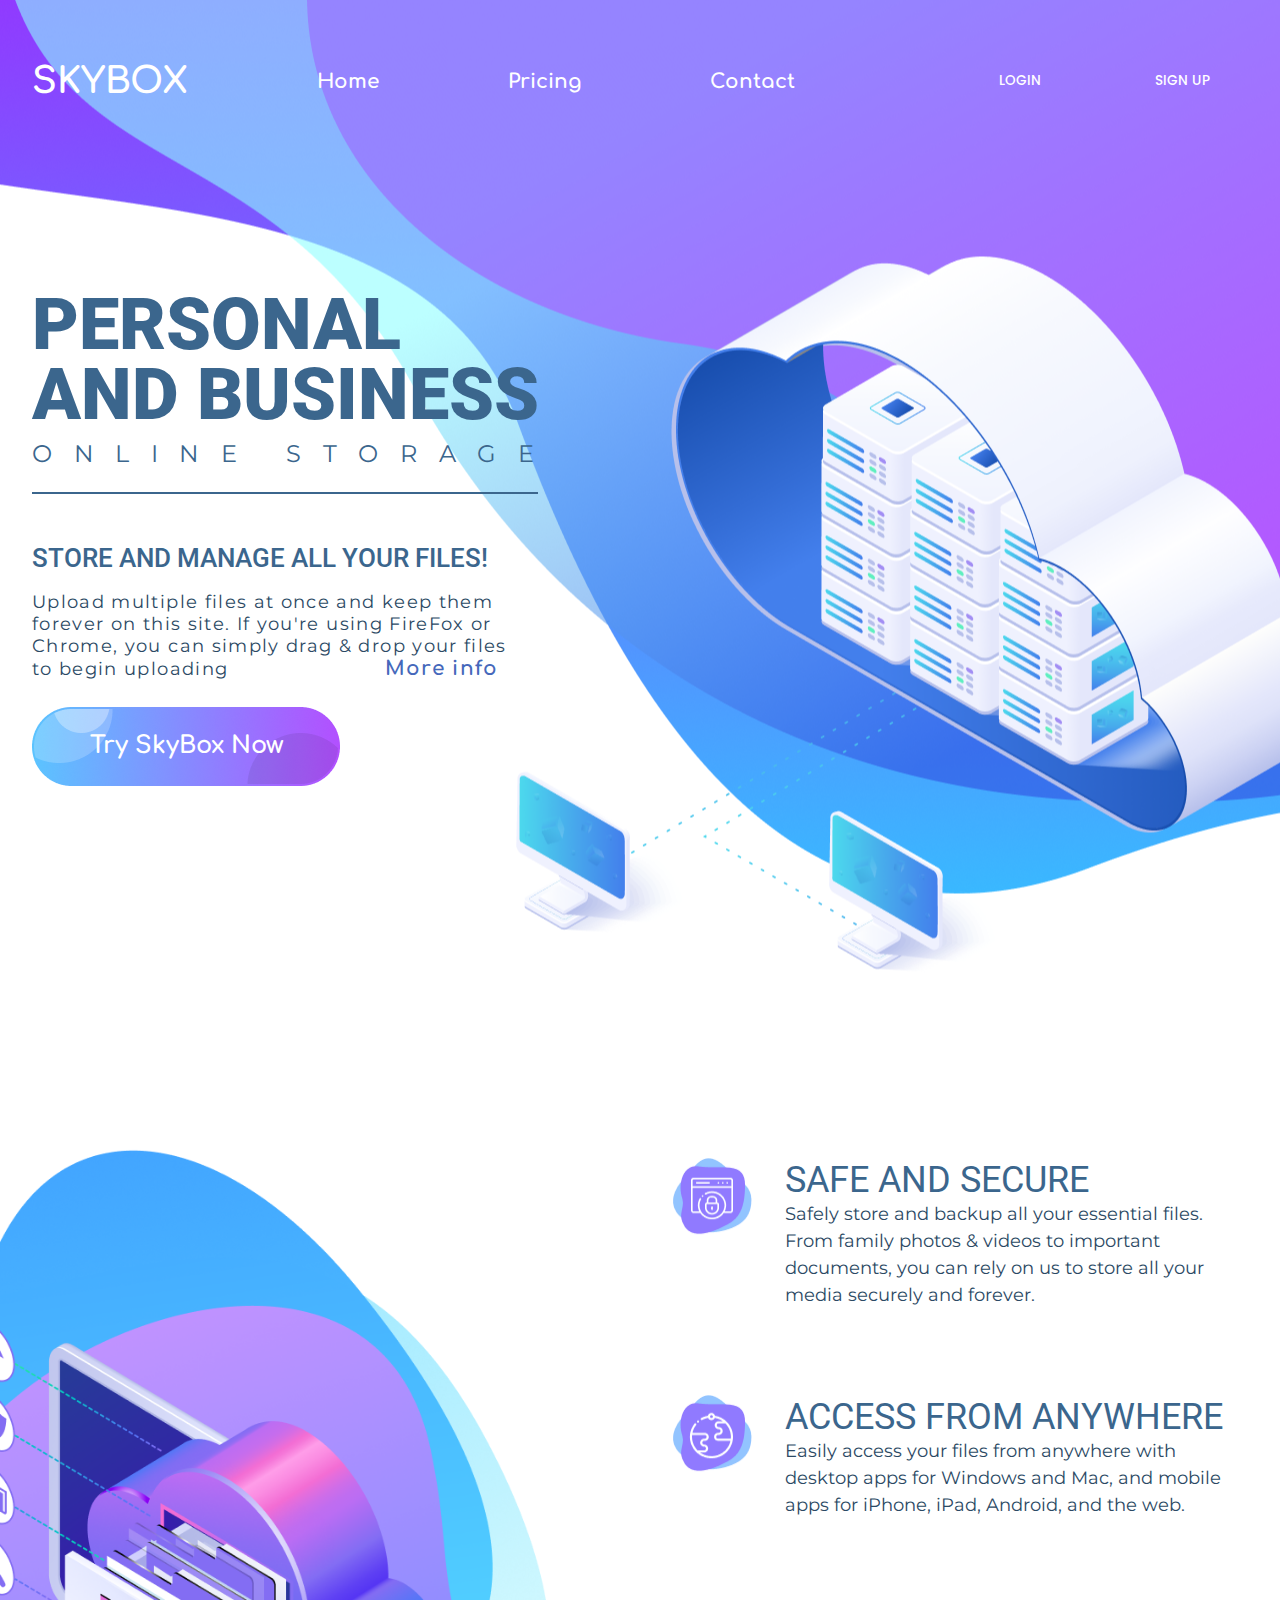
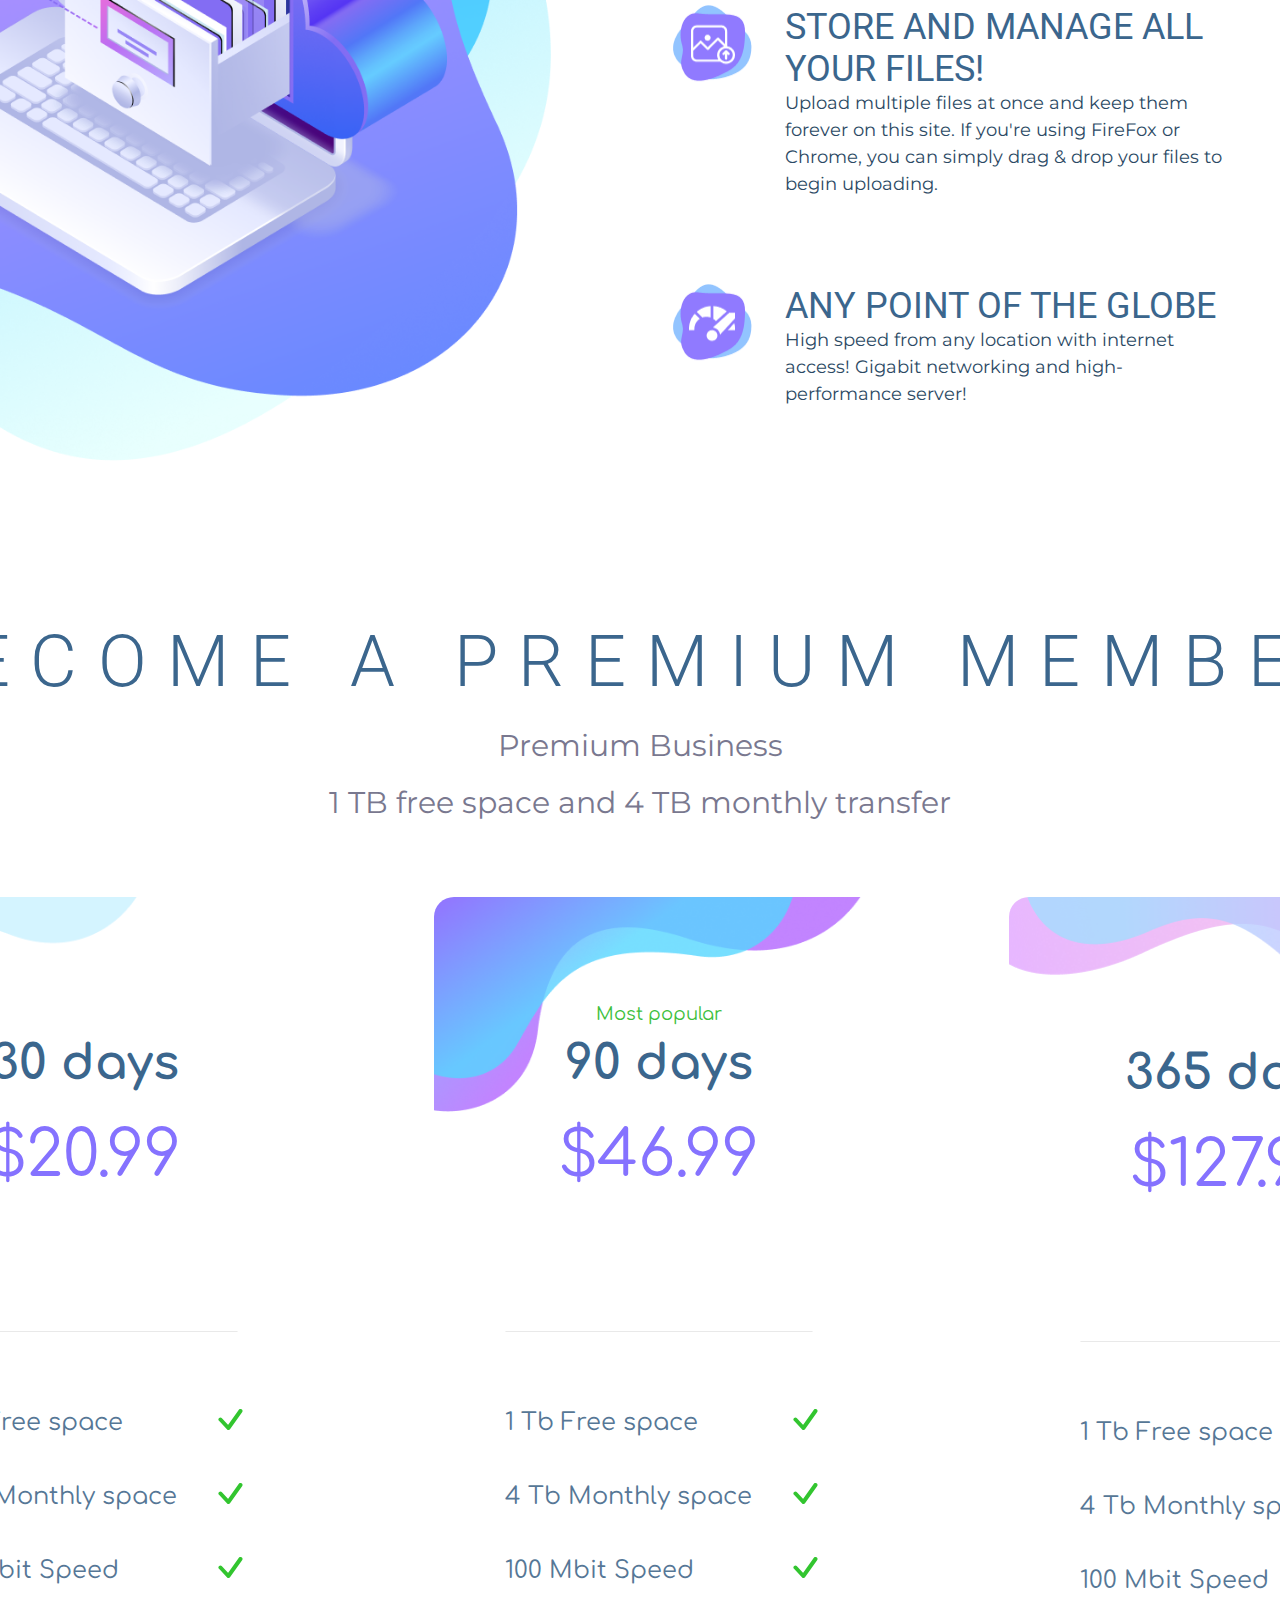
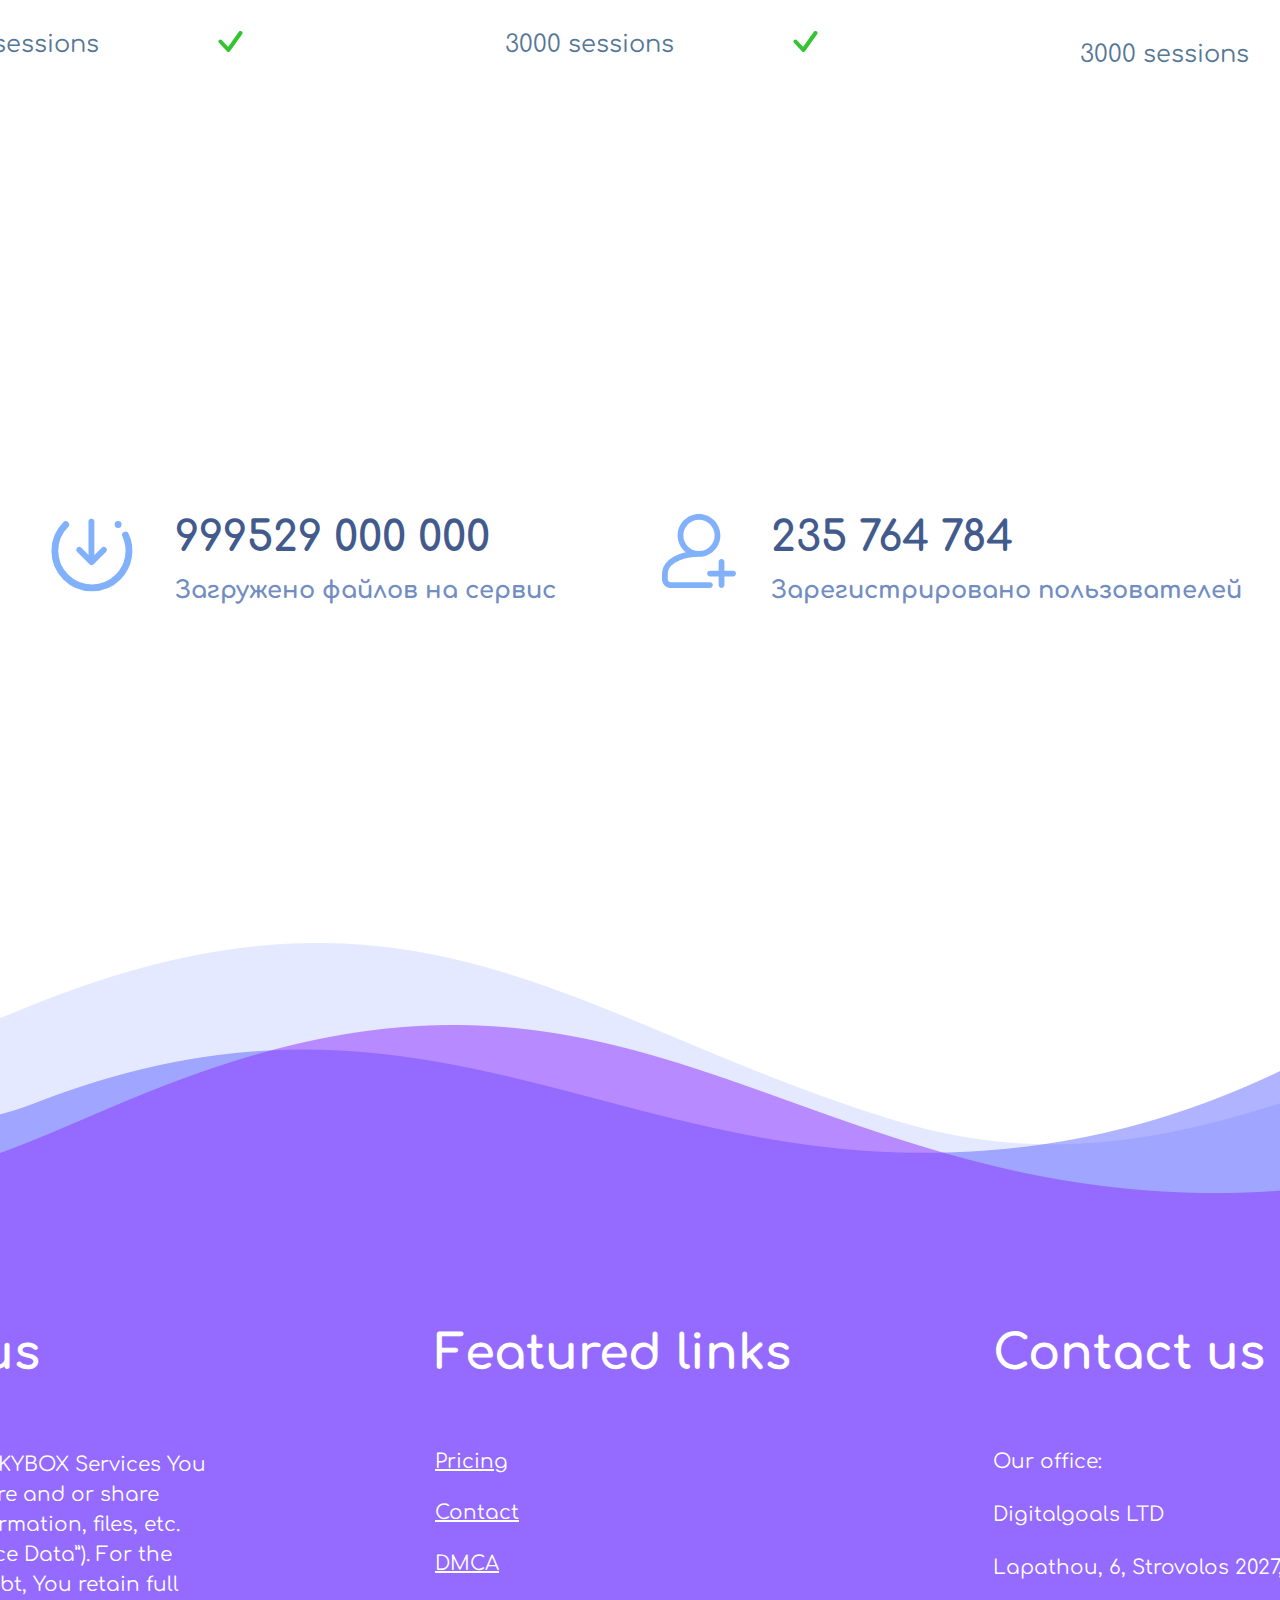
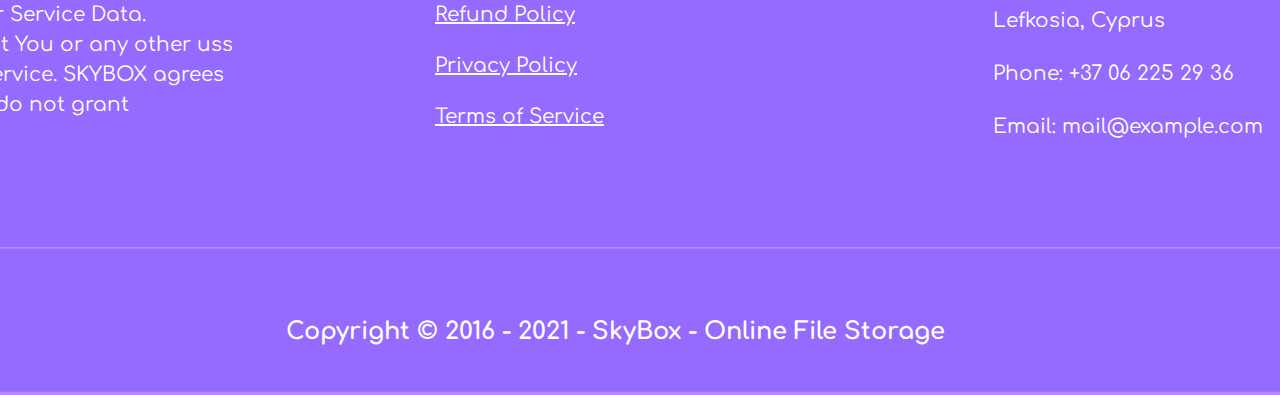
<file: index.html>
<!DOCTYPE html>
<html lang="en">
<head>
    <meta charset="UTF-8">
    <meta http-equiv="X-UA-Compatible" content="IE=edge">
    <meta name="viewport" content="width=device-width, initial-scale=1.0">
    <!-- Название сайта -->
    <title>SKY-cloud</title>
    <!-- Подключение файла стилей для настройки элементов -->
    <link rel="stylesheet" href="assets/css/style.css">
</head>
<!-- Тело сайта -->
<body class="IndexHTML">
    <!-- Первая секция сайта, разметка её элементов -->
    <section class="Sec1">
        <!-- Шапка сайта, разметка её элементов -->
        <header>
            <a href="index.html"><p class="LogoName">skybox</p></a>
            <a href="index.html">Home</a>
            <a href="Price.html">Pricing</a>
            <a href="Contact.html">Contact</a>
            <div>
                <a href="Login.html">login</a>
                <a href="Register.html">sign up</a>
            </div>
        </header>
        <!-- Контейнер первой секции сайта, разметка его элементов -->
        <div class="Sec1Div">
            <h2 class="Roboto">Personal and Business</h2>
            <p class="Mont" style="text-transform: uppercase; letter-spacing: 0.9em; color: #3B668D; font-weight: 400; font-size: 24px; margin-bottom: 12px;">Online storage</p>
            <img src="assets/images/index/LineSec1.png" alt="error">
            <p class="Roboto" style="text-transform: uppercase; color:#3B668D; font-size: 26px; font-weight: 500; line-height: 156%; margin-top: 40px; margin-bottom: 13px;">STORE AND MANAGE ALL YOUR Files!</p>
            <p class="Mont" style="width: 484px; font-size: 18px; color: #2b4964; font-weight: 400; letter-spacing: 0.075em; margin-bottom: 27px;">Upload multiple files at once and keep them forever on this site. If you're using FireFox or Chrome, you can simply drag & drop your files to begin uploading <a href="FAQ.html" style="margin-left: 150px; color: #4568bb; font-size: 20px; font-weight: 700;" class="Comfort MoreInfo">More info</a></p>
            <a href="Register.html" class="Button">Try SkyBox Now</a>
        </div>
    </section>
    <!-- Вторая секция сайта, разметка её элементов -->
    <section class="Sec2">
        <div class="Sec2Div">
            <img src="assets/images/index/Sec2Bg.png" alt="error" style="margin-left: 50px; width: 937px; height: 1028px;">
            <div>
                <div style="display: flex; margin-top: 40px;">
                    <img src="assets/images/index/SafeAndSecureIcon.png" alt="error">
                    <div>
                        <h4 style="text-transform: uppercase; font-size: 36px; color: #3B668D; font-weight: 400;" class="Roboto">SAFE AND SECURE</h4>
                        <p class="Mont" style="width: 421px;">Safely store and backup all your essential files. From family photos & videos to important documents, you can rely on us to store all your media securely and forever.</p>
                    </div>
                </div>
                <div style="display: flex;">
                    <img src="assets/images/index/AccessFromAnywhere.png" alt="error">
                    <div>
                        <h4 style="text-transform: uppercase; font-size: 36px; color: #3B668D; font-weight: 400;" class="Roboto">Access from anywhere</h4>
                        <p class="Mont" style="width: 438px;">Easily access your files from anywhere with desktop apps for Windows and Mac, and mobile apps for iPhone, iPad, Android, and the web.</p>
                    </div>
                </div>
                <div style="display: flex;">
                    <img src="assets/images/index/StoreAndManage.png" alt="error">
                    <div>
                        <h4 style="text-transform: uppercase; font-size: 36px; color: #3B668D; font-weight: 400;" class="Roboto">STORE AND MANAGE ALL YOUR FILES!</h4>
                        <p class="Mont" style="width: 438px;">Upload multiple files at once and keep them forever on this site. If you're using FireFox or Chrome, you can simply drag & drop your files to begin uploading.</p>
                    </div>
                </div>
                <div style="display: flex;">
                    <img src="assets/images/index/AnyPointGlobe.png" alt="error">
                    <div>
                        <h4 style="text-transform: uppercase; font-size: 36px; color: #3B668D; font-weight: 400;" class="Roboto">Any point of the globe</h4>
                        <p class="Mont" style="width: 396px;">High speed from any location with internet access! Gigabit networking and high-performance server!</p>
                    </div>
                </div>
            </div>
        </div>
    </section>
    <!-- Третья секция сайта, разметка её элементов -->
    <section class="Sec3">
        <div class="Sec3Div">
            <h2 style="text-transform: uppercase; color: #3B668D; font-size: 72px; font-weight: 300; letter-spacing: 0.285em;" class="Roboto">Become a PREMIUM MEMBER</h2>
            <p class="Mont FirstPSec3">Premium Business</p>
            <p class="Mont FirstPSec3">1 TB free space and 4 TB monthly transfer</p>
            <div class="RowSec3Div">
                <img src="assets/images/index/Sec3Bg.png" alt="error" style="margin-top: 50px; height: 854px;">
                <div style="width: 1600px; display: flex; justify-content: space-between; margin-left: -170px">
                    <div class="MemberShipFirstCard">
                        <img src="assets/images/index/FirstMembershipBg.png" alt="error" style="border-top-left-radius: 20px;" class="MemberShipTopFirst">
                        <h3 class="Comfort" style="font-size: 48px; font-weight: 700; color: #3B668D;">30 days</h3>
                        <h2 class="Comfort" style="color: #8572FF; font-size: 64px; font-weight: 400; margin-top: 30px;">$20.99</h2>
                        <img src="assets/images/index/SmallLineMembership.png" alt="error" style="width: 308px; height: 1px; align-self: center; margin: 117px 0 77px 0;">
                        <ul>
                            <li>1 Tb Free space</li>
                            <li>4 Tb Monthly space</li>
                            <li>100 Mbit Speed</li>
                            <li>3000 sessions</li>
                        </ul>
                        <a href="Register.html" class="Sec3Button">Sing Up</a>
                        <p class="MoneyBack">14-day money back guarantee</p>
                    </div>
                    <div class="MemberShipFirstCard">
                        <img src="assets/images/index/SecondMembershipBg.png" alt="error" style="border-top-left-radius: 20px;" class="MemberShipTopFirst MemberShipTopSecond">
                        <p class="Comfort" style="color: #40bf3d; font-size: 18px; font-weight: 400; margin-bottom: 13px; margin-top: -140px;">Most popular</p>
                        <h3 class="Comfort" style="font-size: 48px; font-weight: 700; color: #3B668D;">90 days</h3>
                        <h2 class="Comfort" style="color: #8572FF; font-size: 64px; font-weight: 400; margin-top: 30px;">$46.99</h2>
                        <img src="assets/images/index/SmallLineMembership.png" alt="error" style="width: 308px; height: 1px; align-self: center; margin: 117px 0 77px 0;">
                        <ul>
                            <li>1 Tb Free space</li>
                            <li>4 Tb Monthly space</li>
                            <li>100 Mbit Speed</li>
                            <li>3000 sessions</li>
                        </ul>
                        <a href="Register.html" class="Sec3Button">Sing Up</a>
                        <p class="MoneyBack">14-day money back guarantee</p>
                    </div>
                    <div class="MemberShipThirdCard">
                        <img src="assets/images/index/ThirdMembershipBg.png" alt="error" style="border-top-left-radius: 20px;" class="MemberShipTopThird">
                        <h3 class="Comfort" style="font-size: 48px; font-weight: 700; color: #3B668D; margin-top: -200px;">365 days</h3>
                        <h2 class="Comfort" style="color: #8572FF; font-size: 64px; font-weight: 400; margin-top: 30px;">$127.99</h2>
                        <img src="assets/images/index/SmallLineMembership.png" alt="error" style="width: 308px; height: 1px; align-self: center; margin: 117px 0 77px 0;">
                        <ul>
                            <li>1 Tb Free space</li>
                            <li>4 Tb Monthly space</li>
                            <li>100 Mbit Speed</li>
                            <li>3000 sessions</li>
                        </ul>
                        <a href="Register.html" class="Sec3Button">Sing Up</a>
                        <p class="MoneyBack">14-day money back guarantee</p>
                    </div>
                </div>
            </div>
        </div>
    </section>
    <!-- Четвёртая секция сайта, разметка её элементов -->
    <section class="Sec4">
        <div class="Sec4Div">
            <div style="display: flex;">
                <div class="Icons">
                    <img src="assets/images/index/IconDownloaded.svg" alt="error" class="IconDownloaded">
                    <div>
                        <h3>999529 000 000</h3>
                        <p>Загружено файлов на сервис</p>
                    </div>
                </div>
                <div class="Icons">
                    <img src="assets/images/index/RegisteredUsers.svg" alt="error" class="Registered">
                    <div>
                        <h3>235 764 784</h3>
                        <p>Зарегистрировано пользователей</p>
                    </div>
                </div>
            </div>
        </div>
    </section>
    <!-- Подвал сайта, разметка его элементов -->
    <footer>
        <div class="ThreeFootersH2">
            <div>
                <h2 class="FooterH2">About us</h2>
                <p class="WhenUseSkyBox">When using the SKYBOX Services You may transmit, store and or share certain data, information, files, etc. (altogether “Service Data”). For the avoidance of doubt, You retain full ownership of Your Service Data. SKYBOX doea that You or any other uss while using the Service. SKYBOX agrees that these Terms do not grant</p>
            </div>
            <ul>
                <!-- Навигация по сайту в подвале -->
                <li class="FooterH2">Featured links</li>
                <li><a href="Price.html">Pricing</a></li>
                <li><a href="Contact.html">Contact</a></li>
                <li><a href="#">DMCA</a></li>
                <li><a href="#">Refund Policy</a></li>
                <li><a href="#">Privacy Policy</a></li>
                <li><a href="#">Terms of Service</a></li>
            </ul>
            <div class="ContactUsFooter">
                <h2 class="FooterH2">Contact us</h2>
                <p>Our office:</p>
                <p>Digitalgoals LTD</p> 
                <p>Lapathou, 6, Strovolos 2027,</p> 
                <p>Lefkosia, Cyprus</p>
                <p>Phone: +37 06 225 29 36</p>
                <p>Email: mail@example.com</p> 
            </div>
        </div>
        <img src="assets/images/index/FooterLine.png" alt="error">
        <p class="Copyright">Copyright © 2016 - 2021 - SkyBox - Online File Storage</p>
    </footer>
</body>
</html>
</file>
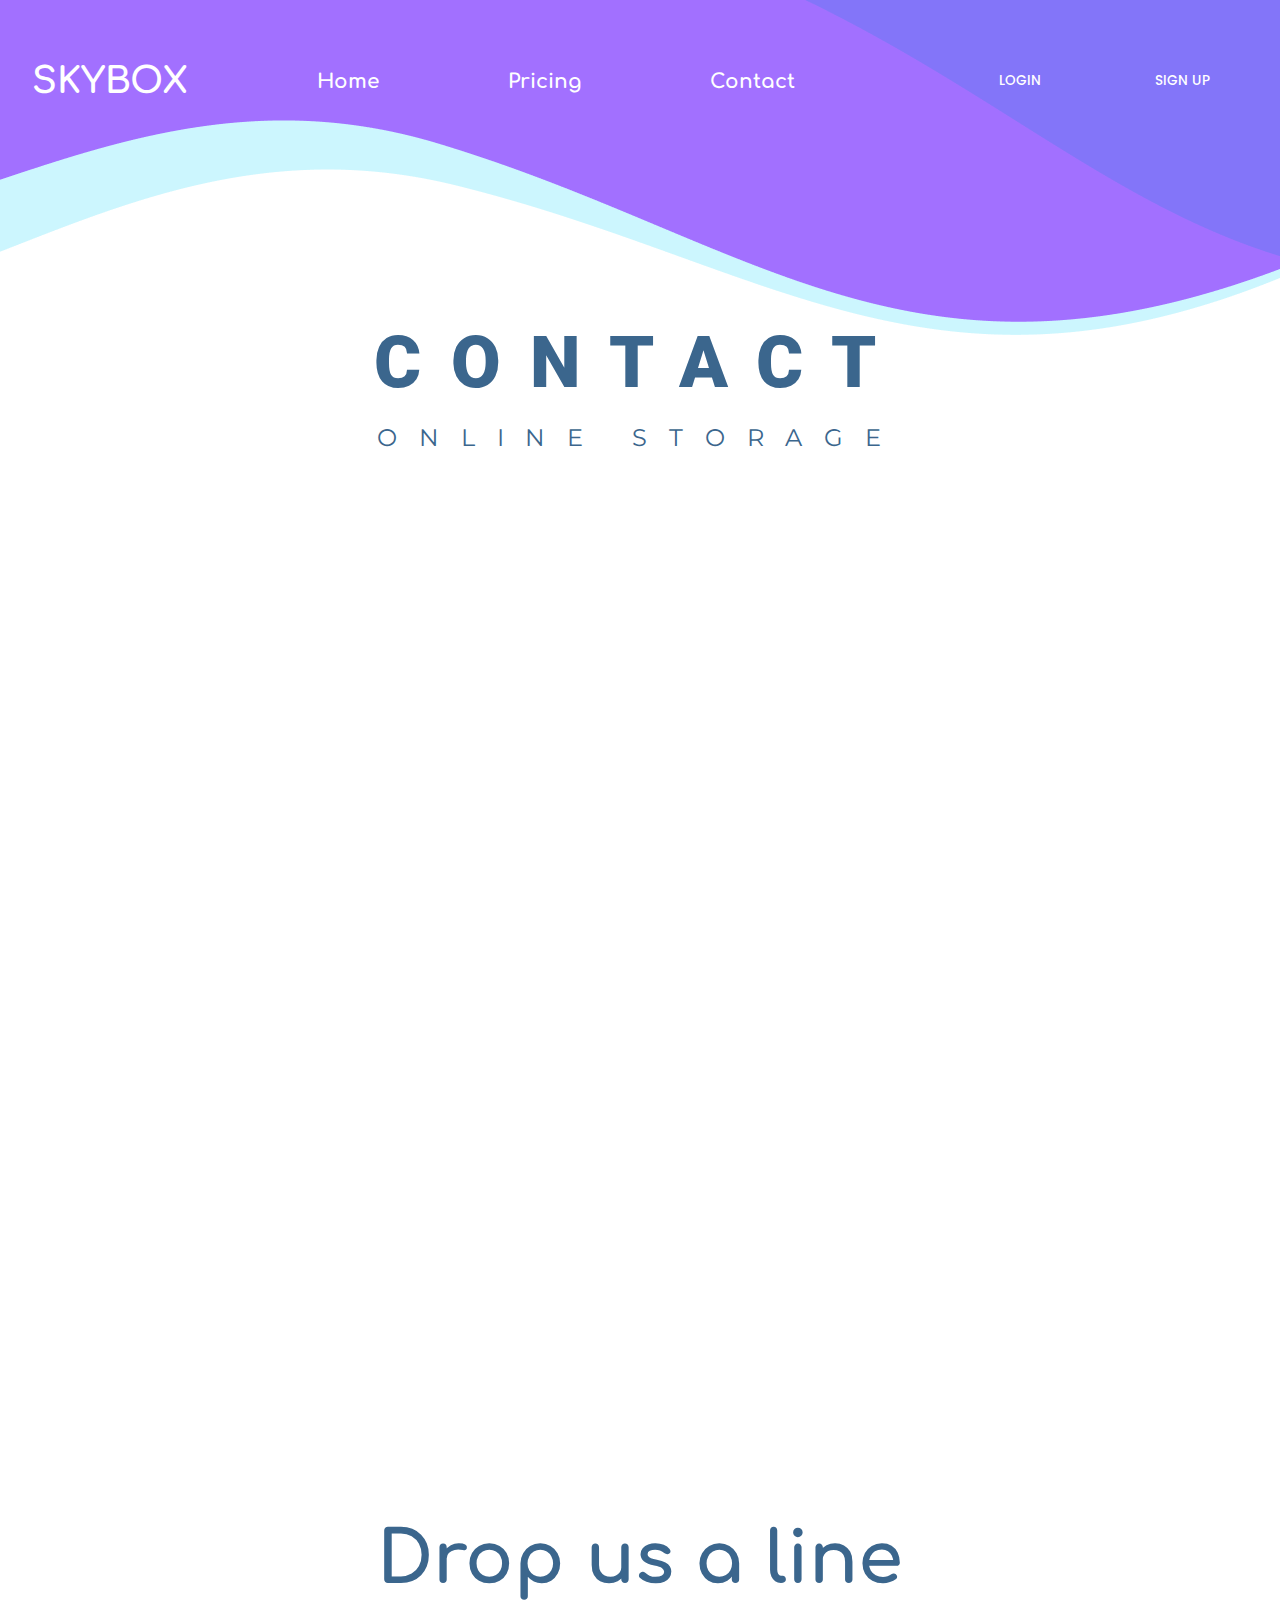
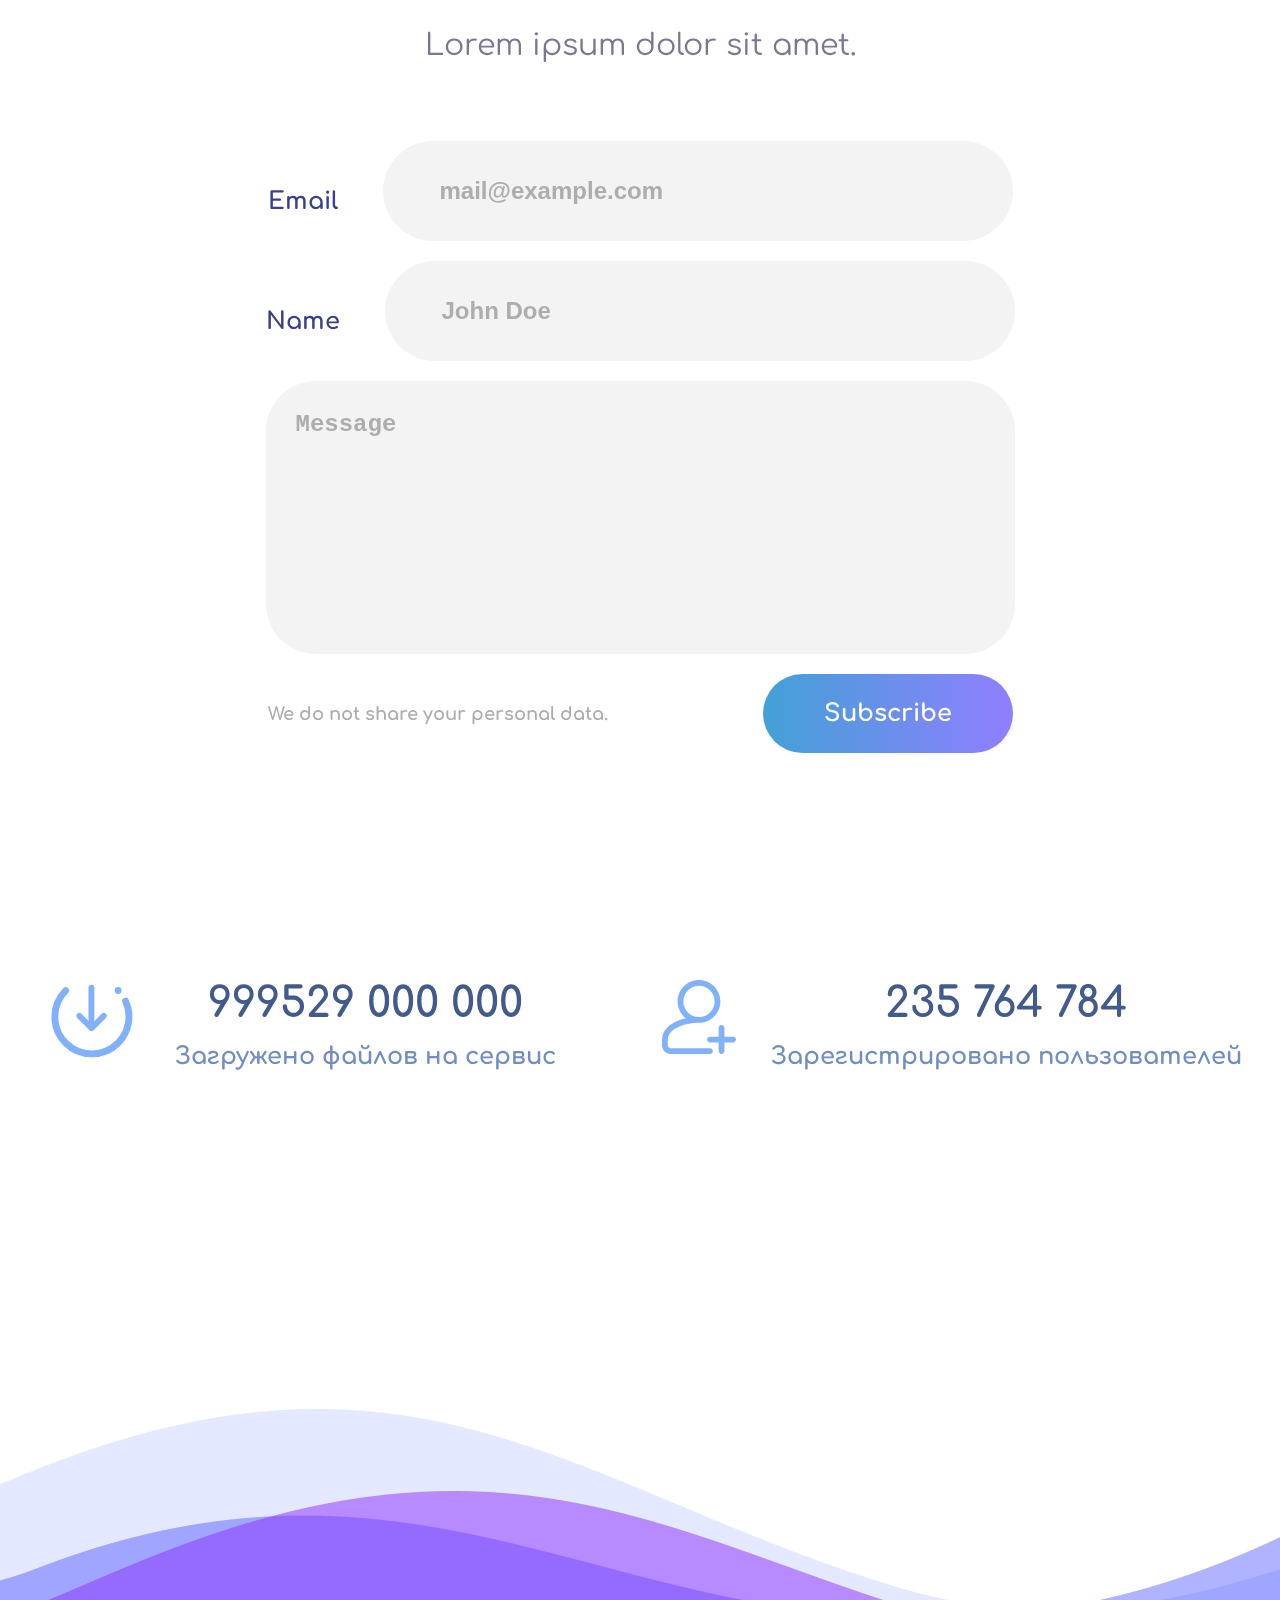
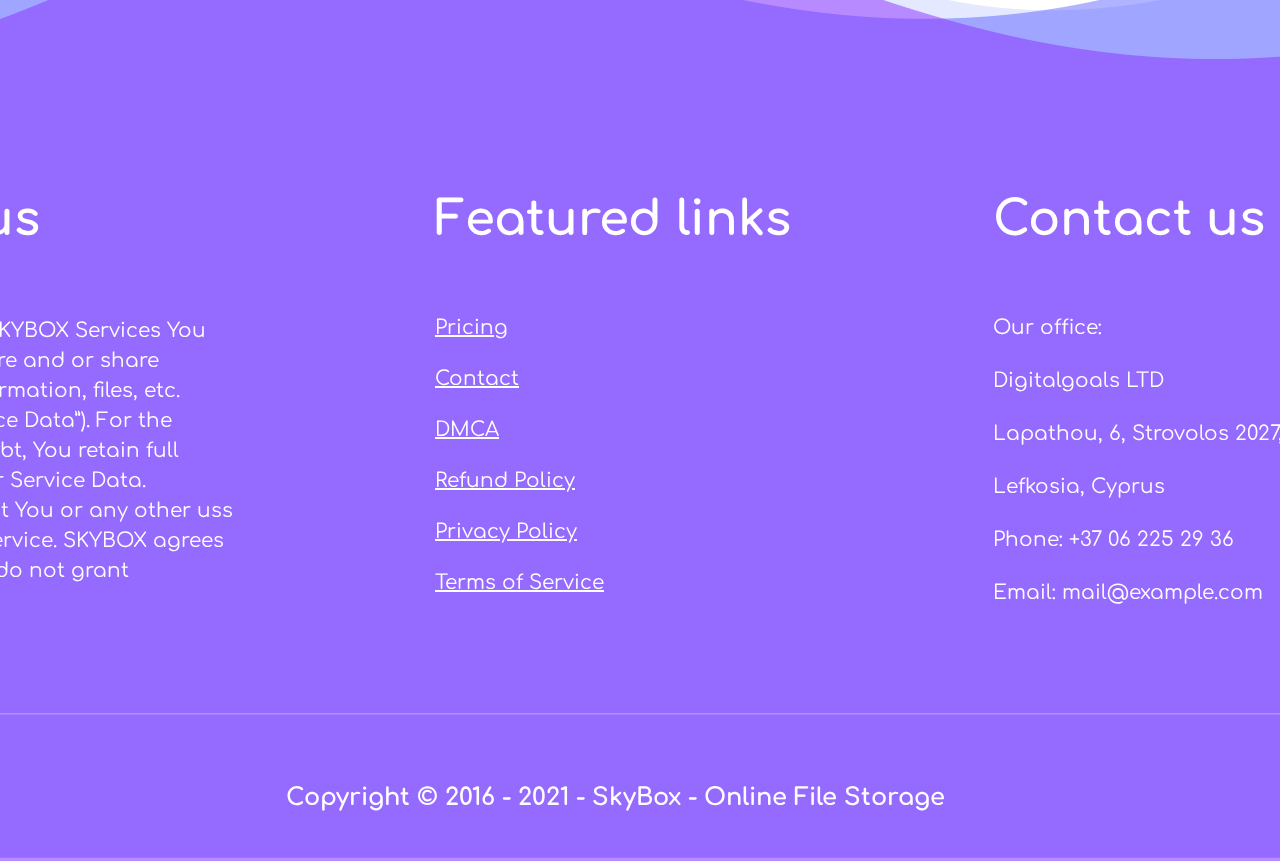
<file: Contact.html>
<!DOCTYPE html>
<html lang="en">
<head>
    <meta charset="UTF-8">
    <meta http-equiv="X-UA-Compatible" content="IE=edge">
    <meta name="viewport" content="width=device-width, initial-scale=1.0">
    <!-- Название сайта -->
    <title>SKY-cloud</title>
    <!-- Подключение файла стилей для настройки элементов -->
    <link rel="stylesheet" href="assets/css/style.css">
</head>
<!-- Тело сайта -->
<body class="ContactHTML ModalBody">
    <!-- Первая секция сайта, разметка её элементов -->
    <section class="Sec1">
        <!-- Шапка сайта, разметка её элементов -->
        <header>
            <div class="HeaderDiv">
                <a href="index.html"><p class="LogoName">skybox</p></a>
                <a href="index.html">Home</a>
                <a href="Price.html">Pricing</a>
                <a href="Contact.html">Contact</a>
                <div>
                    <a href="Login.html">login</a>
                    <a href="Register.html">sign up</a>
                </div>
            </div>
        </header>
        <!-- Контейнер первой секции сайта, разметка его элементов -->
        <div class="Sec1Div">
            <h2>Contact</h2>
            <p>Online storage</p>
            <iframe src="https://www.google.com/maps/embed?pb=!1m18!1m12!1m3!1d2252.559807315096!2d51.79394541551187!3d55.62707480914987!2m3!1f0!2f0!3f0!3m2!1i1024!2i768!4f13.1!3m3!1m2!1s0x415f93726cd900db%3A0x6466deefbe381af3!2z0J3QuNC20L3QtdC60LDQvNGB0LrQuNC5INC40L3QtNGD0YHRgtGA0LjQsNC70YzQvdGL0Lkg0YLQtdGF0L3QuNC60YPQvA!5e0!3m2!1sru!2sru!4v1649683879315!5m2!1sru!2sru" width="1920" height="838" style="border:0;" allowfullscreen="" loading="lazy" referrerpolicy="no-referrer-when-downgrade"></iframe>
        </div>
    </section>
    <!-- Вторая секция сайта, разметка её элементов -->
    <section class="Sec2">
        <div class="Sec2Div">
            <h2 class="DropUsAline">Drop us a line</h2>
            <p class="Sec2Lorem">Lorem ipsum dolor sit amet.</p>
            <div>
                <p class="BeforeInputP">Email</p>
                <input type="email" required placeholder="mail@example.com" class="EmailContactHtml">
            </div>
            <div>
                <p class="BeforeInputP">Name</p>
                <input type="text" required placeholder="John Doe" class="NameContactHtml">
            </div>
            <textarea cols="30" rows="10" placeholder="Message"></textarea>
            <div>
                <p class="WeDont">We do not share your personal data.</p>
                <a href="#">Subscribe</a>
            </div>
        </div>
    </section>
    <!-- Третья секция сайта, разметка её элементов -->
    <section class="Sec4">
        <div class="Sec4Div">
            <div style="display: flex;">
                <div class="Icons">
                    <img src="assets/images/index/IconDownloaded.svg" alt="error" class="IconDownloaded">
                    <div>
                        <h3>999529 000 000</h3>
                        <p>Загружено файлов на сервис</p>
                    </div>
                </div>
                <div class="Icons">
                    <img src="assets/images/index/RegisteredUsers.svg" alt="error" class="Registered">
                    <div>
                        <h3>235 764 784</h3>
                        <p>Зарегистрировано пользователей</p>
                    </div>
                </div>
            </div>
        </div>
    </section>
    <!-- Подвал сайта, разметка его элементов -->
    <footer>
        <div class="ThreeFootersH2">
            <div>
                <h2 class="FooterH2">About us</h2>
                <p class="WhenUseSkyBox">When using the SKYBOX Services You may transmit, store and or share certain data, information, files, etc. (altogether “Service Data”). For the avoidance of doubt, You retain full ownership of Your Service Data. SKYBOX doea that You or any other uss while using the Service. SKYBOX agrees that these Terms do not grant</p>
            </div>
            <ul>
                <!-- Навигация по сайту в подвале, разметка её элементов -->
                <li class="FooterH2">Featured links</li>
                <li><a href="Price.html">Pricing</a></li>
                <li><a href="Contact.html">Contact</a></li>
                <li><a href="#">DMCA</a></li>
                <li><a href="#">Refund Policy</a></li>
                <li><a href="#">Privacy Policy</a></li>
                <li><a href="#">Terms of Service</a></li>
            </ul>
            <div class="ContactUsFooter">
                <h2 class="FooterH2">Contact us</h2>
                <p>Our office:</p>
                <p>Digitalgoals LTD</p> 
                <p>Lapathou, 6, Strovolos 2027,</p> 
                <p>Lefkosia, Cyprus</p>
                <p>Phone: +37 06 225 29 36</p>
                <p>Email: mail@example.com</p> 
            </div>
        </div>
        <img src="assets/images/index/FooterLine.png" alt="error">
        <p class="Copyright">Copyright © 2016 - 2021 - SkyBox - Online File Storage</p>
    </footer>
</body>
</html>
</file>
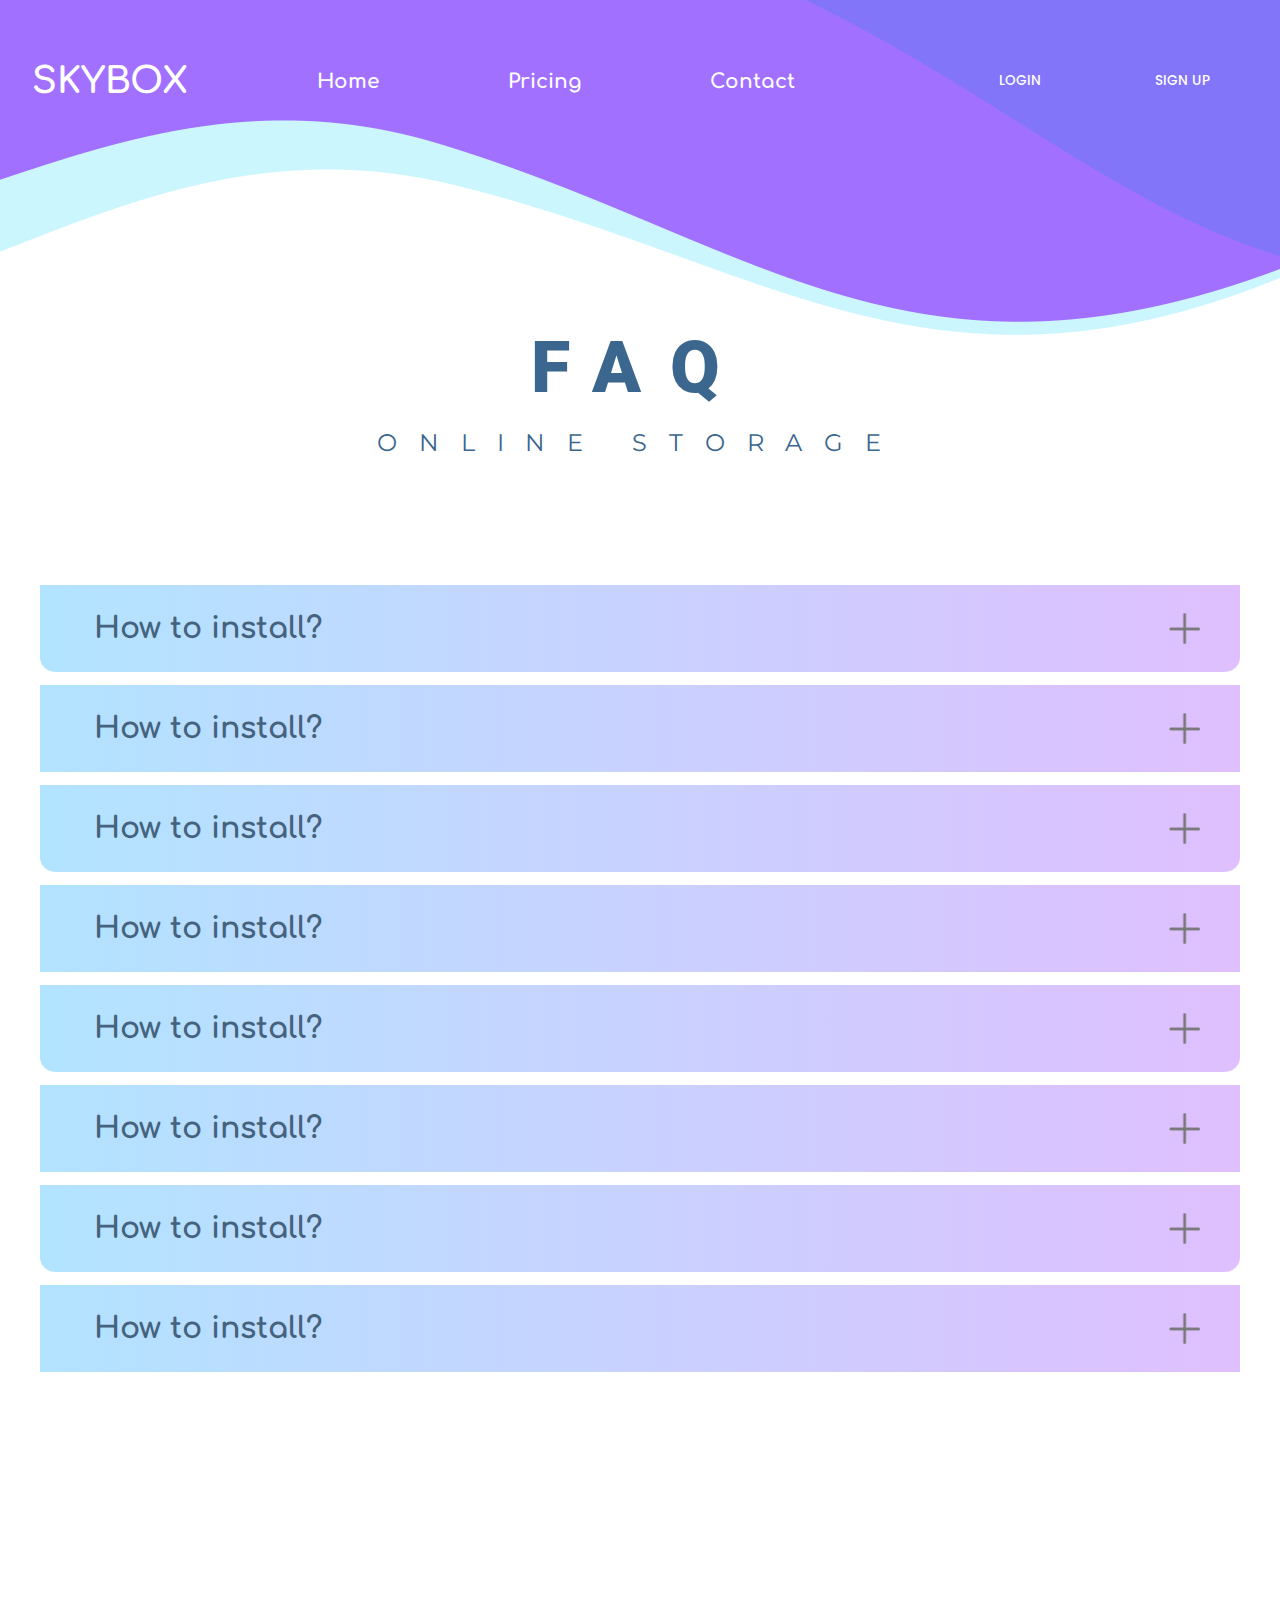
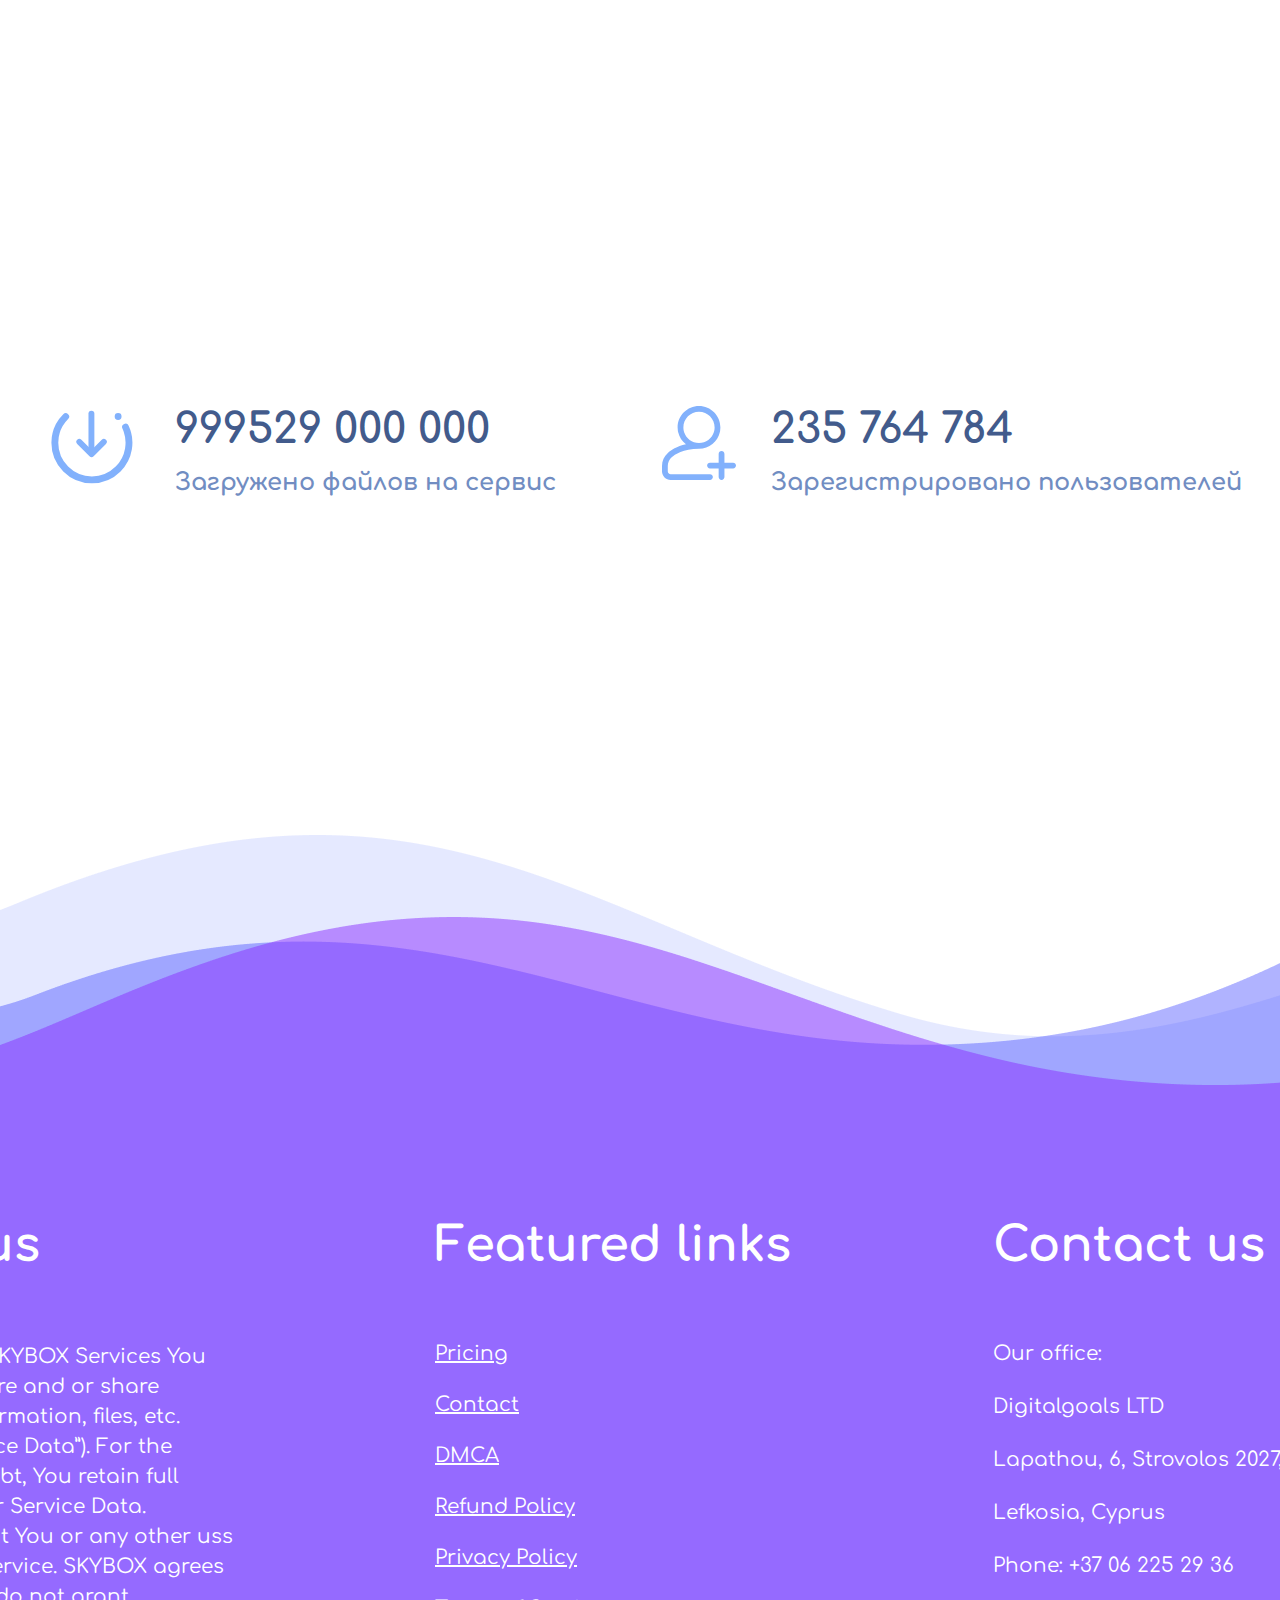
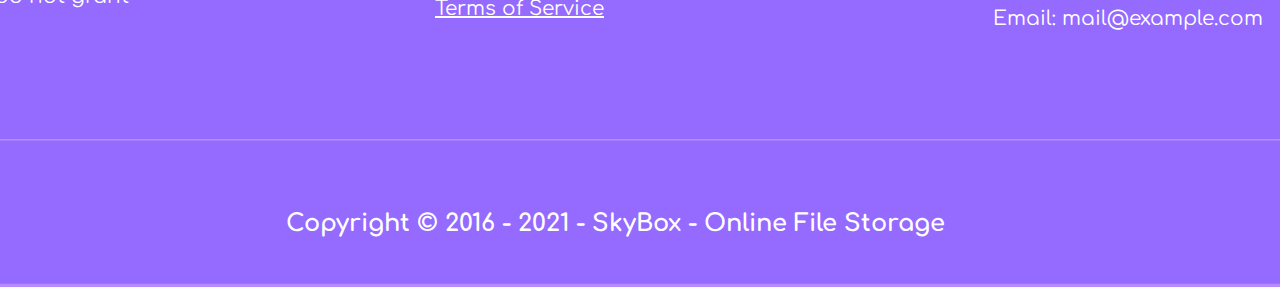
<file: FAQ.html>
<!DOCTYPE html>
<html lang="en">
<head>
    <meta charset="UTF-8">
    <meta http-equiv="X-UA-Compatible" content="IE=edge">
    <meta name="viewport" content="width=device-width, initial-scale=1.0">
    <!-- Название сайта -->
    <title>SKY-cloud</title>
    <!-- Подключение файла стилей для редактирования элементов -->
    <link rel="stylesheet" href="assets/css/style.css">
</head>
<!-- Тело сайта, разметка её элементов -->
<body class="FAQHTML ModalBody">
    <!-- Первая секция сайта, разметка её элементов -->
    <section class="Sec1">
        <!-- Шапка сайта, разметка её элементов -->
        <header>
            <div class="HeaderDiv">
                <a href="index.html"><p class="LogoName">skybox</p></a>
                <a href="index.html">Home</a>
                <a href="Price.html">Pricing</a>
                <a href="Contact.html">Contact</a>
                <div>
                    <a href="Login.html">login</a>
                    <a href="Register.html">sign up</a>
                </div>
            </div>
        </header>
        <!-- Контейнер первой секции сайта, разметка его элементов -->
        <div class="Sec1Div">
            <h2>FAQ</h2>
            <p class="Mont FirstPSec3">Online storage</p>
            <div class="AllTheQuestion">
                <div class="DivWithMinus B2E4">
                    <h5>How to install?</h5>
                    <div class="PlusMinusDiv"></div>
                </div>
                <p class="Answer">Orci nibh faucibus nunc aliquet diam. Neque quis dignissim ipsum eget sed massa feugiat sit nibh. Pretium eget morbi tincidunt justo, mattis tincidunt facilisis lorem. Commodo, sit enim, amet fringilla in proin purus. Et odio arcu libero at sed quam tempor, neque. Scelerisque arcu vel vehicula eget posuere. Sed urna velit aliquam in pharetra. Tempus libero elit ac hac et morbi. Sed viverra vel adipiscing mauris, congue tincidunt integer. Sed gravida in cursus pellentesque odio.</p>
            </div>
            <div class="AllTheQuestion">
                <div class="DivWithMinus B2E3">
                    <h5>How to install?</h5>
                    <div class="PlusMinusDiv"></div>
                </div>
                <p class="Answer">Orci nibh faucibus nunc aliquet diam. Neque quis dignissim ipsum eget sed massa feugiat sit nibh. Pretium eget morbi tincidunt justo, mattis tincidunt facilisis lorem. Commodo, sit enim, amet fringilla in proin purus. Et odio arcu libero at sed quam tempor, neque. Scelerisque arcu vel vehicula eget posuere. Sed urna velit aliquam in pharetra. Tempus libero elit ac hac et morbi. Sed viverra vel adipiscing mauris, congue tincidunt integer. Sed gravida in cursus pellentesque odio.</p>
            </div>
            <div class="AllTheQuestion">
                <div class="DivWithMinus B2E4">
                    <h5>How to install?</h5>
                    <div class="PlusMinusDiv"></div>
                </div>
                <p class="Answer">Orci nibh faucibus nunc aliquet diam. Neque quis dignissim ipsum eget sed massa feugiat sit nibh. Pretium eget morbi tincidunt justo, mattis tincidunt facilisis lorem. Commodo, sit enim, amet fringilla in proin purus. Et odio arcu libero at sed quam tempor, neque. Scelerisque arcu vel vehicula eget posuere. Sed urna velit aliquam in pharetra. Tempus libero elit ac hac et morbi. Sed viverra vel adipiscing mauris, congue tincidunt integer. Sed gravida in cursus pellentesque odio.</p>
            </div>
            <div class="AllTheQuestion">
                <div class="DivWithMinus B2E3">
                    <h5>How to install?</h5>
                    <div class="PlusMinusDiv"></div>
                </div>
                <p class="Answer">Orci nibh faucibus nunc aliquet diam. Neque quis dignissim ipsum eget sed massa feugiat sit nibh. Pretium eget morbi tincidunt justo, mattis tincidunt facilisis lorem. Commodo, sit enim, amet fringilla in proin purus. Et odio arcu libero at sed quam tempor, neque. Scelerisque arcu vel vehicula eget posuere. Sed urna velit aliquam in pharetra. Tempus libero elit ac hac et morbi. Sed viverra vel adipiscing mauris, congue tincidunt integer. Sed gravida in cursus pellentesque odio.</p>
            </div>
            <div class="AllTheQuestion">
                <div class="DivWithMinus B2E4">
                    <h5>How to install?</h5>
                    <div class="PlusMinusDiv"></div>
                </div>
                <p class="Answer">Orci nibh faucibus nunc aliquet diam. Neque quis dignissim ipsum eget sed massa feugiat sit nibh. Pretium eget morbi tincidunt justo, mattis tincidunt facilisis lorem. Commodo, sit enim, amet fringilla in proin purus. Et odio arcu libero at sed quam tempor, neque. Scelerisque arcu vel vehicula eget posuere. Sed urna velit aliquam in pharetra. Tempus libero elit ac hac et morbi. Sed viverra vel adipiscing mauris, congue tincidunt integer. Sed gravida in cursus pellentesque odio.</p>
            </div>
            <div class="AllTheQuestion">
                <div class="DivWithMinus B2E3">
                    <h5>How to install?</h5>
                    <div class="PlusMinusDiv"></div>
                </div>
                <p class="Answer">Orci nibh faucibus nunc aliquet diam. Neque quis dignissim ipsum eget sed massa feugiat sit nibh. Pretium eget morbi tincidunt justo, mattis tincidunt facilisis lorem. Commodo, sit enim, amet fringilla in proin purus. Et odio arcu libero at sed quam tempor, neque. Scelerisque arcu vel vehicula eget posuere. Sed urna velit aliquam in pharetra. Tempus libero elit ac hac et morbi. Sed viverra vel adipiscing mauris, congue tincidunt integer. Sed gravida in cursus pellentesque odio.</p>
            </div>
            <div class="AllTheQuestion">
                <div class="DivWithMinus B2E4">
                    <h5>How to install?</h5>
                    <div class="PlusMinusDiv"></div>
                </div>
                <p class="Answer">Orci nibh faucibus nunc aliquet diam. Neque quis dignissim ipsum eget sed massa feugiat sit nibh. Pretium eget morbi tincidunt justo, mattis tincidunt facilisis lorem. Commodo, sit enim, amet fringilla in proin purus. Et odio arcu libero at sed quam tempor, neque. Scelerisque arcu vel vehicula eget posuere. Sed urna velit aliquam in pharetra. Tempus libero elit ac hac et morbi. Sed viverra vel adipiscing mauris, congue tincidunt integer. Sed gravida in cursus pellentesque odio.</p>
            </div>
            <div class="AllTheQuestion">
                <div class="DivWithMinus B2E3">
                    <h5>How to install?</h5>
                    <div class="PlusMinusDiv"></div>
                </div>
                <p class="Answer">Orci nibh faucibus nunc aliquet diam. Neque quis dignissim ipsum eget sed massa feugiat sit nibh. Pretium eget morbi tincidunt justo, mattis tincidunt facilisis lorem. Commodo, sit enim, amet fringilla in proin purus. Et odio arcu libero at sed quam tempor, neque. Scelerisque arcu vel vehicula eget posuere. Sed urna velit aliquam in pharetra. Tempus libero elit ac hac et morbi. Sed viverra vel adipiscing mauris, congue tincidunt integer. Sed gravida in cursus pellentesque odio.</p>
            </div>
        </div>
    </section>
    <!-- Вторая секция сайта, разметка её элементов -->
    <section class="Sec4">
        <div class="Sec4Div">
            <div style="display: flex;">
                <div class="Icons">
                    <img src="assets/images/index/IconDownloaded.svg" alt="error" class="IconDownloaded">
                    <div>
                        <h3>999529 000 000</h3>
                        <p>Загружено файлов на сервис</p>
                    </div>
                </div>
                <div class="Icons">
                    <img src="assets/images/index/RegisteredUsers.svg" alt="error" class="Registered">
                    <div>
                        <h3>235 764 784</h3>
                        <p>Зарегистрировано пользователей</p>
                    </div>
                </div>
            </div>
        </div>
    </section>
    <!-- Подвал сайта, разметка его элементов -->
    <footer>
        <div class="ThreeFootersH2">
            <div>
                <h2 class="FooterH2">About us</h2>
                <p class="WhenUseSkyBox">When using the SKYBOX Services You may transmit, store and or share certain data, information, files, etc. (altogether “Service Data”). For the avoidance of doubt, You retain full ownership of Your Service Data. SKYBOX doea that You or any other uss while using the Service. SKYBOX agrees that these Terms do not grant</p>
            </div>
            <ul>
                <!-- Навигация по сайту в подвале -->
                <li class="FooterH2">Featured links</li>
                <li><a href="Price.html">Pricing</a></li>
                <li><a href="Contact.html">Contact</a></li>
                <li><a href="#">DMCA</a></li>
                <li><a href="#">Refund Policy</a></li>
                <li><a href="#">Privacy Policy</a></li>
                <li><a href="#">Terms of Service</a></li>
            </ul>
            <div class="ContactUsFooter">
                <h2 class="FooterH2">Contact us</h2>
                <p>Our office:</p>
                <p>Digitalgoals LTD</p> 
                <p>Lapathou, 6, Strovolos 2027,</p> 
                <p>Lefkosia, Cyprus</p>
                <p>Phone: +37 06 225 29 36</p>
                <p>Email: mail@example.com</p> 
            </div>
        </div>
        <img src="assets/images/index/FooterLine.png" alt="error">
        <p class="Copyright">Copyright © 2016 - 2021 - SkyBox - Online File Storage</p>
    </footer>
</body>
</html>
</file>
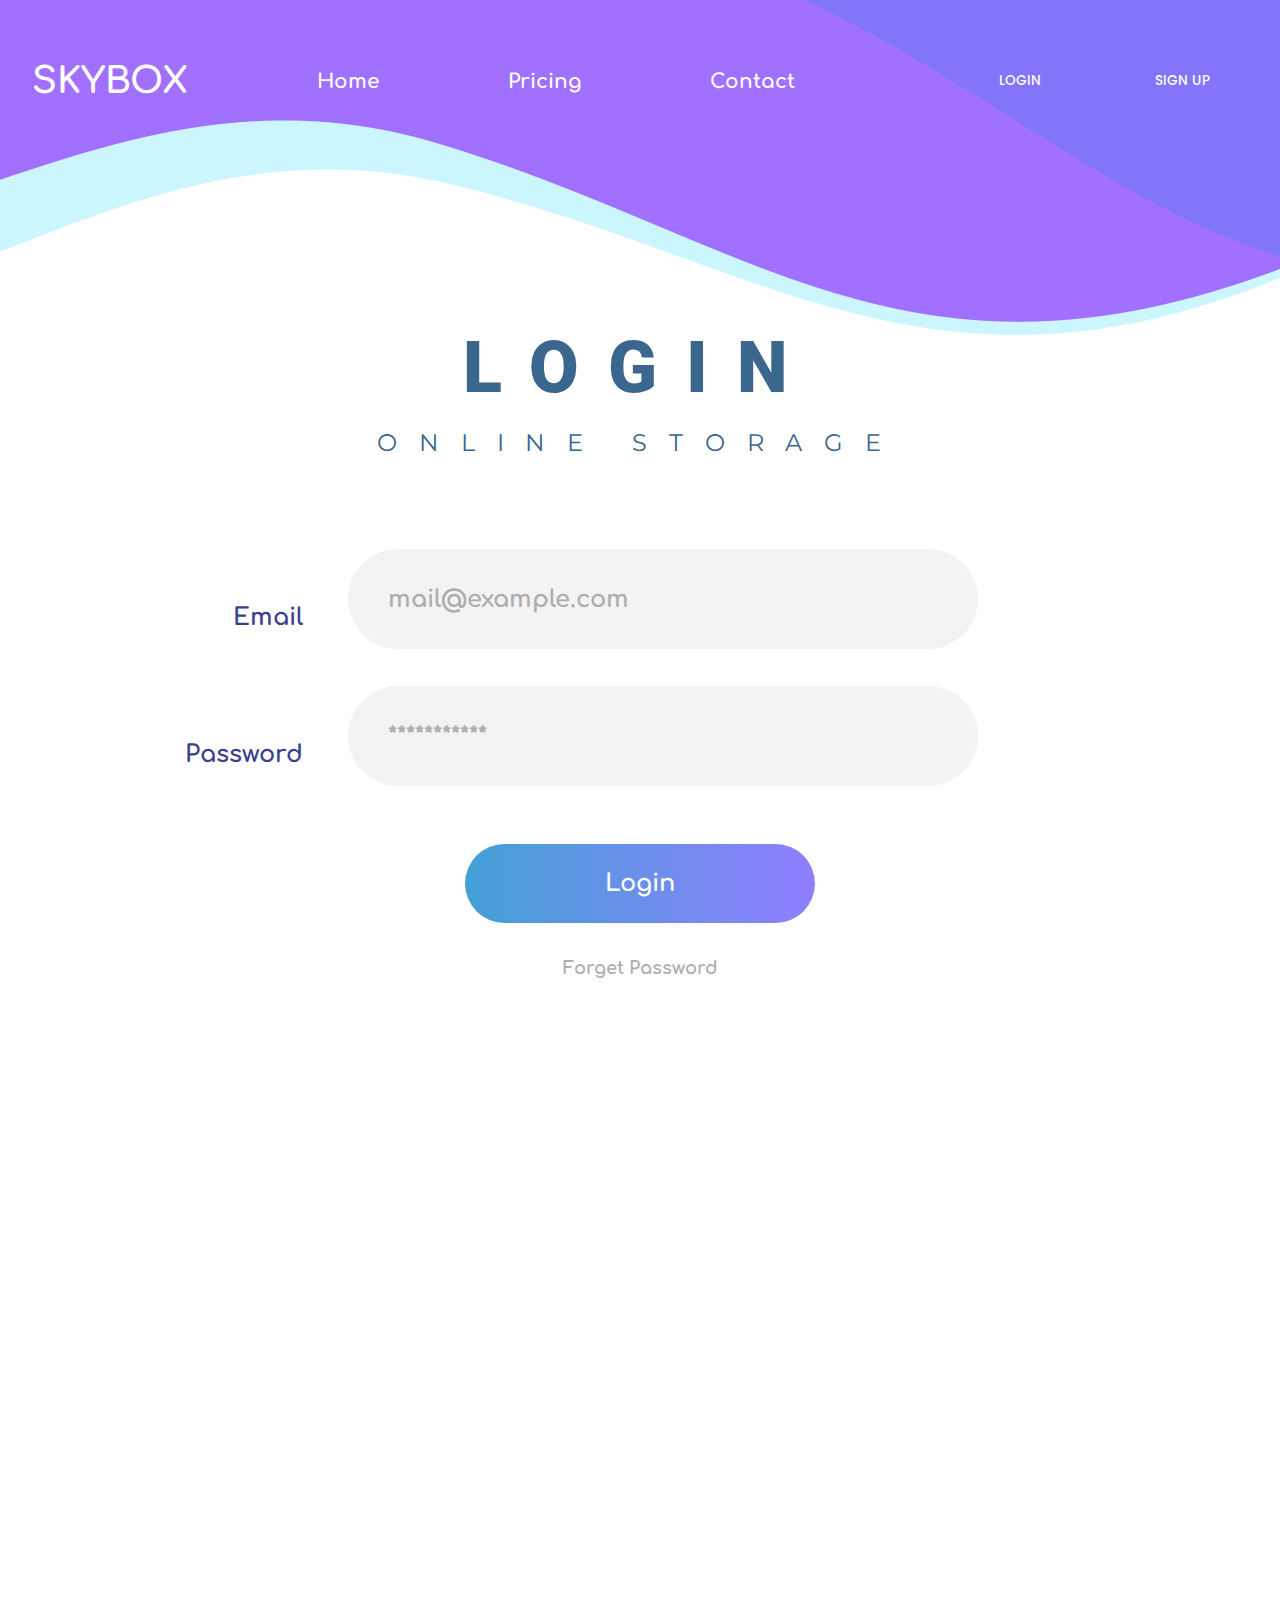
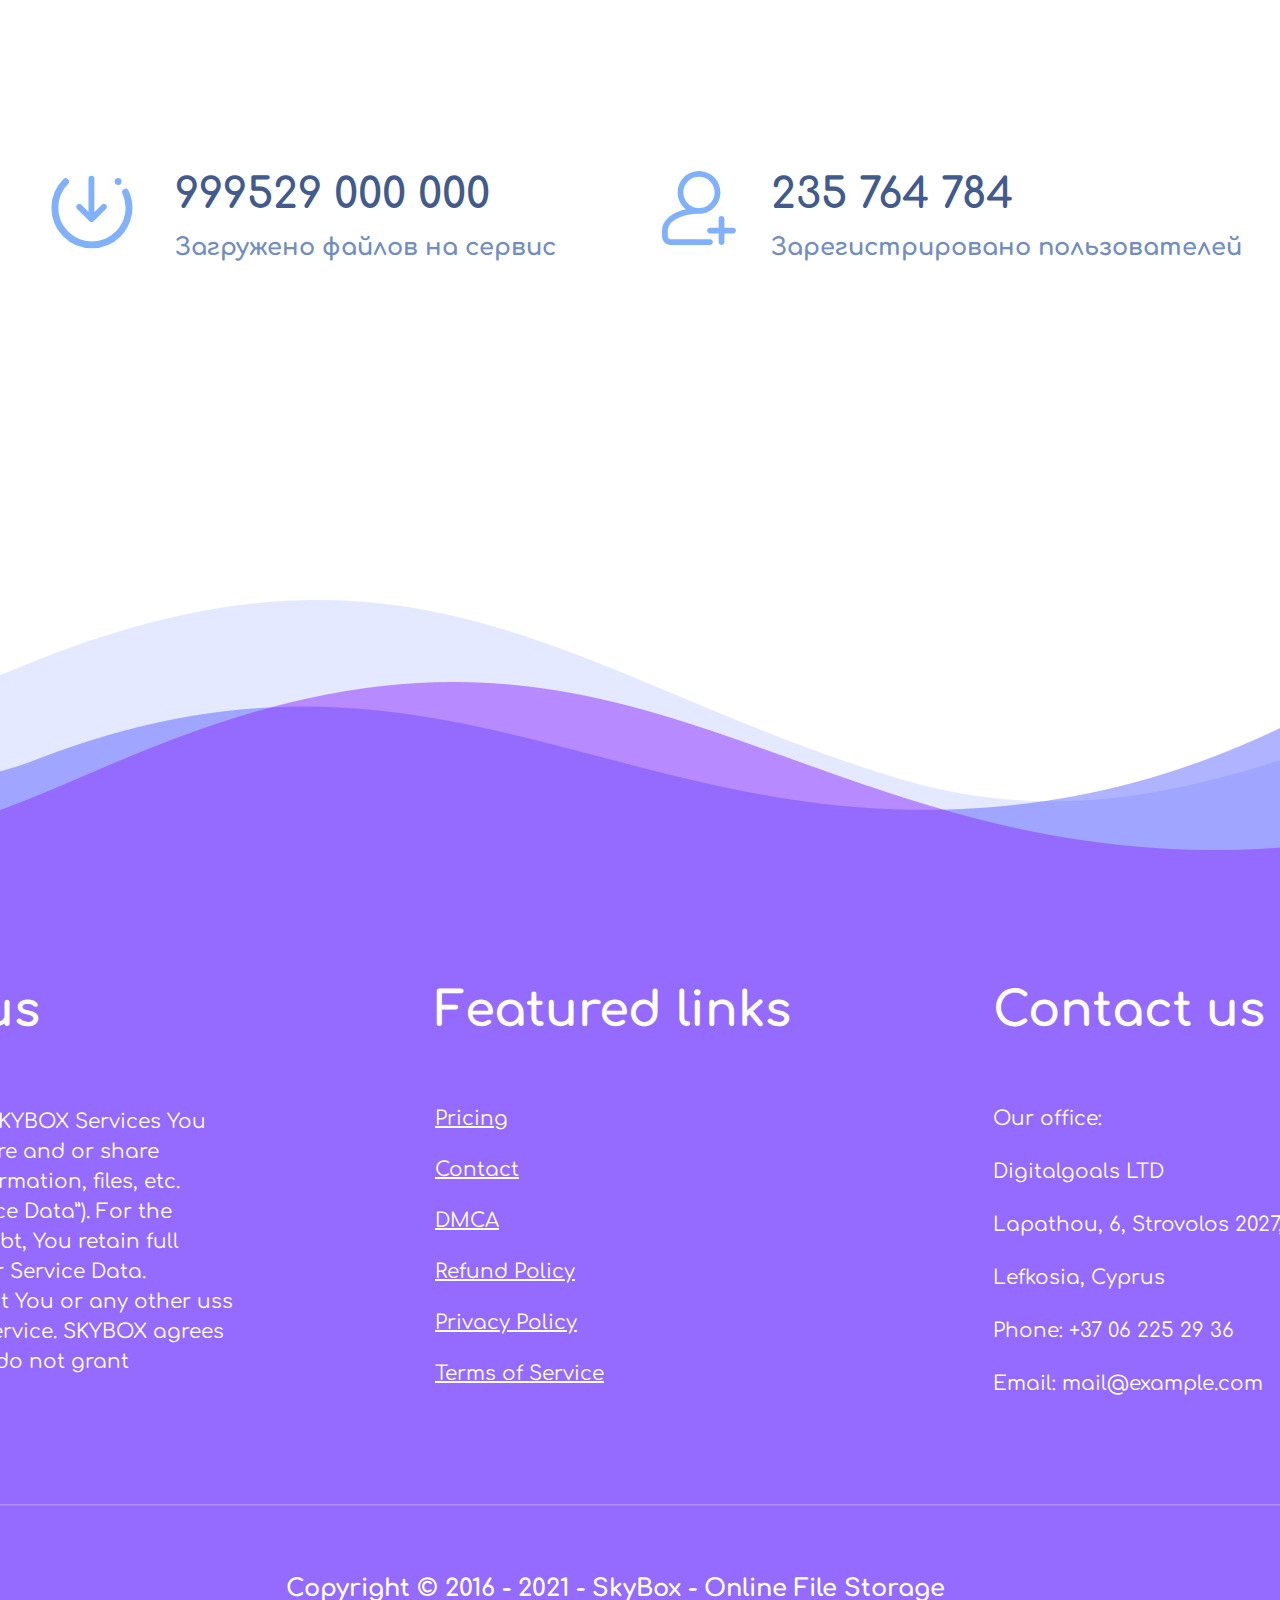
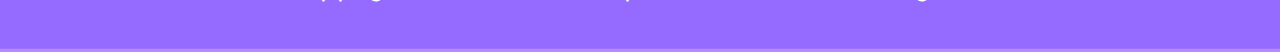
<file: Login.html>
<!DOCTYPE html>
<html lang="en">
<head>
    <meta charset="UTF-8">
    <meta http-equiv="X-UA-Compatible" content="IE=edge">
    <meta name="viewport" content="width=device-width, initial-scale=1.0">
    <!-- Название сайта -->
    <title>SKY-cloud</title>
    <!-- Подключение файла стилей для редактирования элементов -->
    <link rel="stylesheet" href="assets/css/style.css">
</head>
<!-- Тело сайта, разметка её элементов -->
<body class="LoginHTML ModalBody">
    <!-- Первая секция сайта, разметка её элементов -->
    <section class="Sec1">
        <!-- Шапка сайта, разметка её элементов -->
        <header>
            <div class="HeaderDiv">
                <a href="index.html"><p class="LogoName">skybox</p></a>
                <a href="index.html">Home</a>
                <a href="Price.html">Pricing</a>
                <a href="Contact.html">Contact</a>
                <div>
                    <a href="Login.html">login</a>
                    <a href="Register.html">sign up</a>
                </div>
            </div>
        </header>
        <!-- Контейнер первой секции сайта, разметка его элементов -->
        <div class="Sec1Div">
            <h2>Login</h2>
            <p class="Mont FirstPSec3">online storage</p>
            <div>
                <p>Email</p>
                <input type="email" required placeholder="mail@example.com">
            </div>
            <div>
                <p>Password</p>
                <input type="password" required placeholder="***********">
            </div>
            <a href="Profile.html" class="LoginButton">Login</a>
            <a href="#" class="ForgetPassword">Forget Password</a>
        </div>
    </section>
    <!-- Вторая секция сайта, разметка её элементов -->
    <section class="Sec4">
        <div class="Sec4Div">
            <div style="display: flex;">
                <div class="Icons">
                    <img src="assets/images/index/IconDownloaded.svg" alt="error" class="IconDownloaded">
                    <div>
                        <h3>999529 000 000</h3>
                        <p>Загружено файлов на сервис</p>
                    </div>
                </div>
                <div class="Icons">
                    <img src="assets/images/index/RegisteredUsers.svg" alt="error" class="Registered">
                    <div>
                        <h3>235 764 784</h3>
                        <p>Зарегистрировано пользователей</p>
                    </div>
                </div>
            </div>
        </div>
    </section>
    <!-- Подвал сайта, разметка его элементов -->
    <footer>
        <div class="ThreeFootersH2">
            <div>
                <h2 class="FooterH2">About us</h2>
                <p class="WhenUseSkyBox">When using the SKYBOX Services You may transmit, store and or share certain data, information, files, etc. (altogether “Service Data”). For the avoidance of doubt, You retain full ownership of Your Service Data. SKYBOX doea that You or any other uss while using the Service. SKYBOX agrees that these Terms do not grant</p>
            </div>
            <ul>
                <!-- Навигация в подвале сайта -->
                <li class="FooterH2">Featured links</li>
                <li><a href="Price.html">Pricing</a></li>
                <li><a href="Contact.html">Contact</a></li>
                <li><a href="#">DMCA</a></li>
                <li><a href="#">Refund Policy</a></li>
                <li><a href="#">Privacy Policy</a></li>
                <li><a href="#">Terms of Service</a></li>
            </ul>
            <div class="ContactUsFooter">
                <h2 class="FooterH2">Contact us</h2>
                <p>Our office:</p>
                <p>Digitalgoals LTD</p> 
                <p>Lapathou, 6, Strovolos 2027,</p> 
                <p>Lefkosia, Cyprus</p>
                <p>Phone: +37 06 225 29 36</p>
                <p>Email: mail@example.com</p> 
            </div>
        </div>
        <img src="assets/images/index/FooterLine.png" alt="error">
        <p class="Copyright">Copyright © 2016 - 2021 - SkyBox - Online File Storage</p>
    </footer>
</body>
</html>
</file>
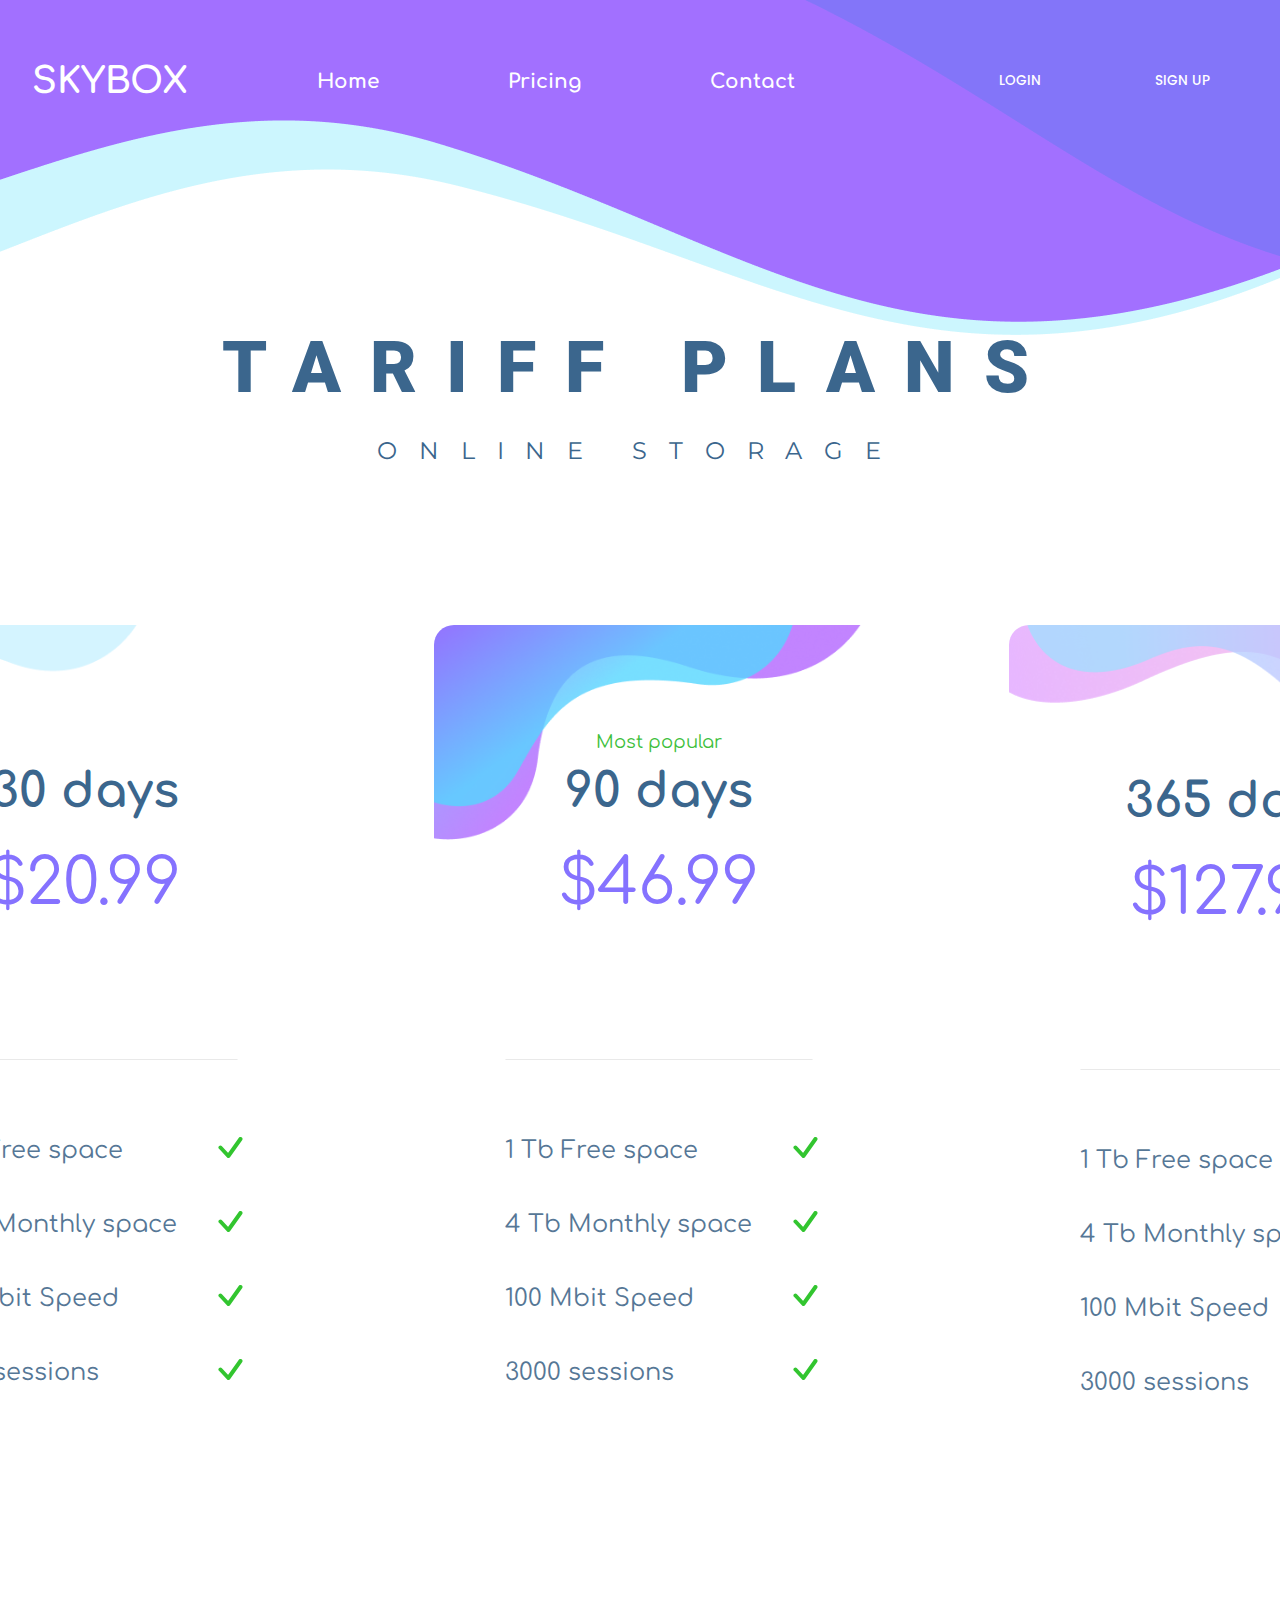
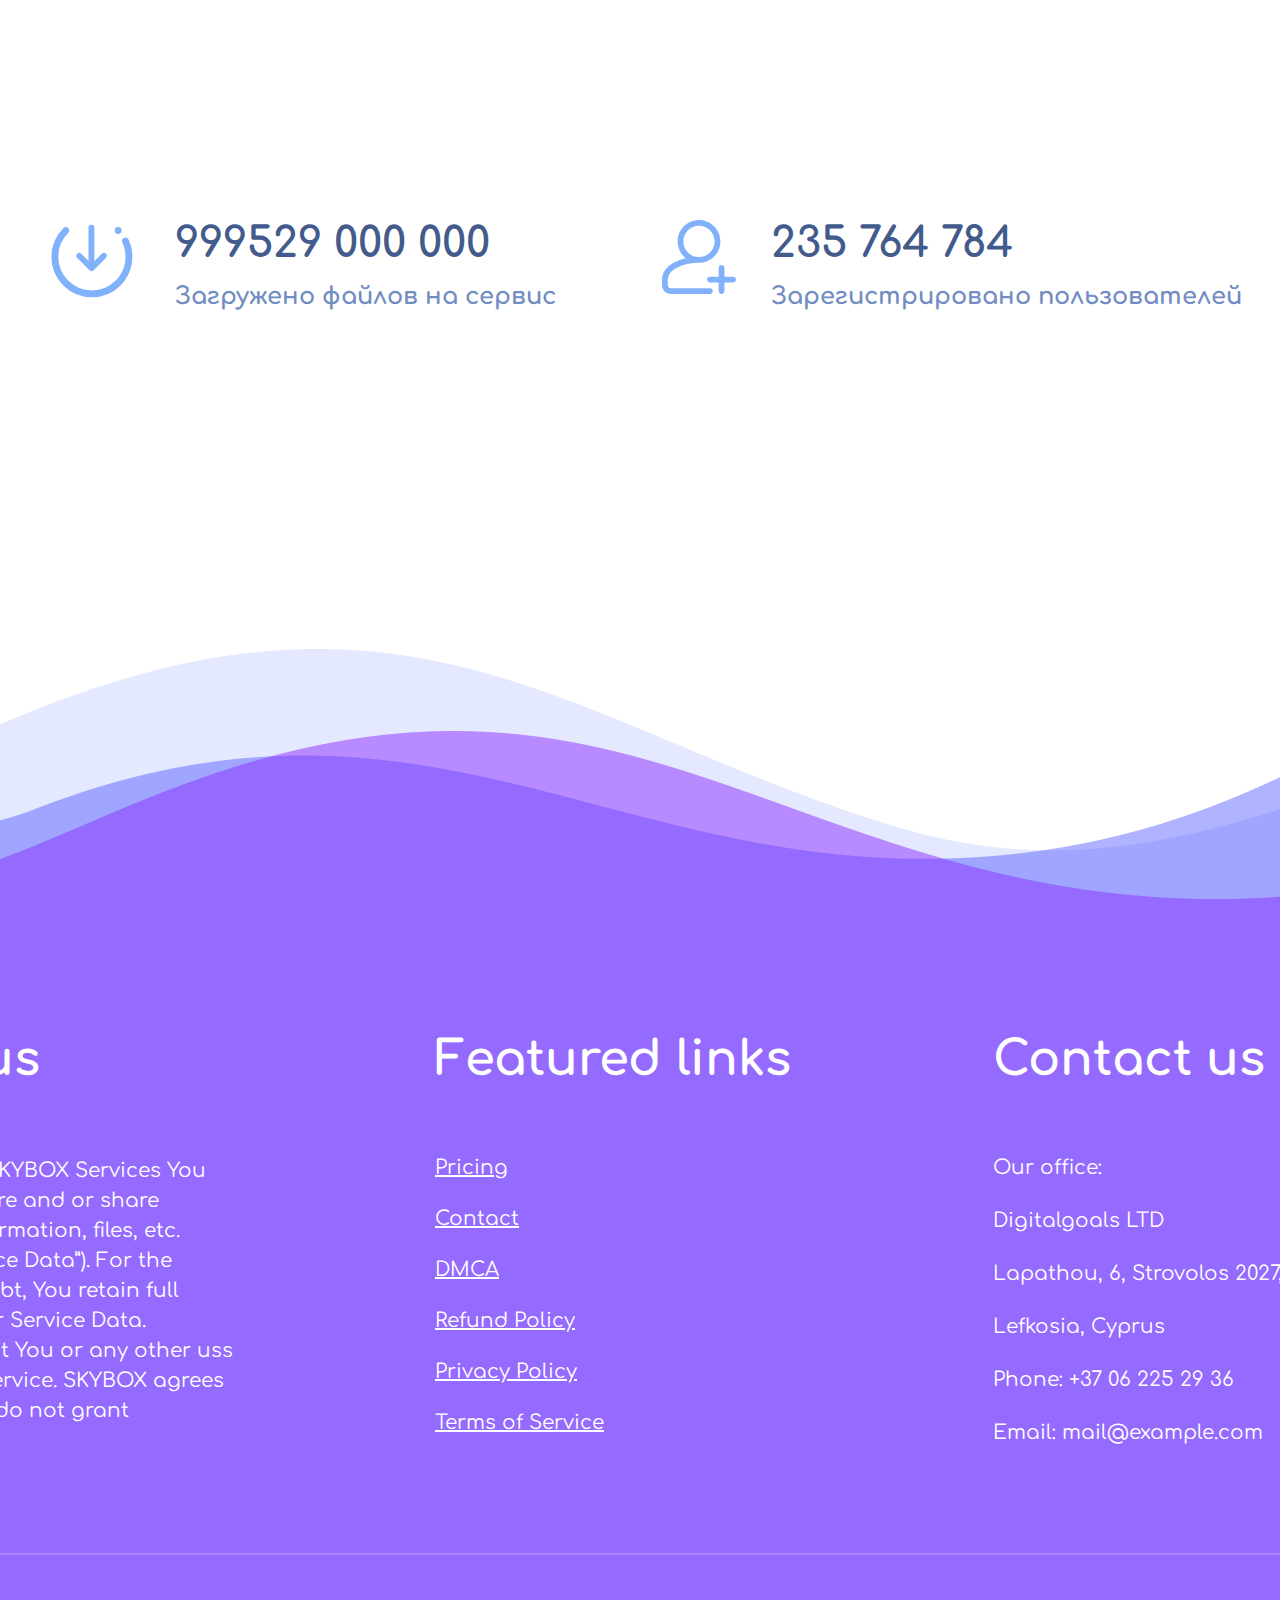
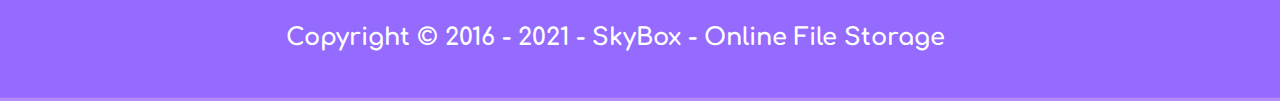
<file: Price.html>
<!DOCTYPE html>
<html lang="en">
<head>
    <meta charset="UTF-8">
    <meta http-equiv="X-UA-Compatible" content="IE=edge">
    <meta name="viewport" content="width=device-width, initial-scale=1.0">
    <!-- Название сайта -->
    <title>SKY-cloud</title>
    <!-- Подключение файла стилей для редактирования элементов -->
    <link rel="stylesheet" href="assets/css/style.css">
</head>
<!-- Тело сайта, разметка его элементов -->
<body class="PriceHTML ModalBody">
    <!-- Первая секция сайта, разметка её элементов -->
    <section class="Sec1">
        <!-- Шапка сайта, разметка её элементов -->
        <header>
            <div class="HeaderDiv">
                <a href="index.html"><p class="LogoName">skybox</p></a>
                <a href="index.html">Home</a>
                <a href="Price.html">Pricing</a>
                <a href="Contact.html">Contact</a>
                <div>
                    <a href="Login.html">login</a>
                    <a href="Register.html">sign up</a>
                </div>
            </div>
        </header>
        <!-- Контейнер первой секции сайта, разметка его элементов -->
        <div class="Sec1Div">

        </div>
    </section>
    <!-- Вторая секция сайта, разметка её элементов -->
    <section class="Sec2">
        <div class="Sec2Div">
            <h2 style="text-transform: uppercase; color: #3B668D; font-size: 72px; font-weight: 900; letter-spacing: 0.405em; margin-top: -80px;" class="Roboto">tariff plans</h2>
            <p class="Mont FirstPSec3">Online storage</p>
            <div class="RowSec3Div">
                <img src="assets/images/index/Sec3Bg.png" alt="error" style="margin-top: 50px; height: 854px;">
                <div style="width: 1600px; display: flex; justify-content: space-between; margin-left: -170px">
                    <div class="MemberShipFirstCard">
                        <img src="assets/images/index/FirstMembershipBg.png" alt="error" style="border-top-left-radius: 20px;" class="MemberShipTopFirst">
                        <h3 class="Comfort" style="font-size: 48px; font-weight: 700; color: #3B668D;">30 days</h3>
                        <h2 class="Comfort" style="color: #8572FF; font-size: 64px; font-weight: 400; margin-top: 30px;">$20.99</h2>
                        <img src="assets/images/index/SmallLineMembership.png" alt="error" style="width: 308px; height: 1px; align-self: center; margin: 117px 0 77px 0;">
                        <ul>
                            <li>1 Tb Free space</li>
                            <li>4 Tb Monthly space</li>
                            <li>100 Mbit Speed</li>
                            <li>3000 sessions</li>
                        </ul>
                        <a href="Register.html" class="Sec3Button">Sing Up</a>
                        <p class="MoneyBack">14-day money back guarantee</p>
                    </div>
                    <div class="MemberShipFirstCard">
                        <img src="assets/images/index/SecondMembershipBg.png" alt="error" style="border-top-left-radius: 20px;" class="MemberShipTopFirst MemberShipTopSecond">
                        <p class="Comfort" style="color: #40bf3d; font-size: 18px; font-weight: 400; margin-bottom: 13px; margin-top: -140px;">Most popular</p>
                        <h3 class="Comfort" style="font-size: 48px; font-weight: 700; color: #3B668D;">90 days</h3>
                        <h2 class="Comfort" style="color: #8572FF; font-size: 64px; font-weight: 400; margin-top: 30px;">$46.99</h2>
                        <img src="assets/images/index/SmallLineMembership.png" alt="error" style="width: 308px; height: 1px; align-self: center; margin: 117px 0 77px 0;">
                        <ul>
                            <li>1 Tb Free space</li>
                            <li>4 Tb Monthly space</li>
                            <li>100 Mbit Speed</li>
                            <li>3000 sessions</li>
                        </ul>
                        <a href="Register.html" class="Sec3Button">Sing Up</a>
                        <p class="MoneyBack">14-day money back guarantee</p>
                    </div>
                    <div class="MemberShipThirdCard">
                        <img src="assets/images/index/ThirdMembershipBg.png" alt="error" style="border-top-left-radius: 20px;" class="MemberShipTopThird">
                        <h3 class="Comfort" style="font-size: 48px; font-weight: 700; color: #3B668D; margin-top: -200px;">365 days</h3>
                        <h2 class="Comfort" style="color: #8572FF; font-size: 64px; font-weight: 400; margin-top: 30px;">$127.99</h2>
                        <img src="assets/images/index/SmallLineMembership.png" alt="error" style="width: 308px; height: 1px; align-self: center; margin: 117px 0 77px 0;">
                        <ul>
                            <li>1 Tb Free space</li>
                            <li>4 Tb Monthly space</li>
                            <li>100 Mbit Speed</li>
                            <li>3000 sessions</li>
                        </ul>
                        <a href="Register.html" class="Sec3Button">Sing Up</a>
                        <p class="MoneyBack">14-day money back guarantee</p>
                    </div>
                </div>
            </div>
        </div>
    </section>
    <!-- Третья секция сайта, разметка её элементов -->
    <section class="Sec4">
        <div class="Sec4Div">
            <div style="display: flex;">
                <div class="Icons">
                    <img src="assets/images/index/IconDownloaded.svg" alt="error" class="IconDownloaded">
                    <div>
                        <h3>999529 000 000</h3>
                        <p>Загружено файлов на сервис</p>
                    </div>
                </div>
                <div class="Icons">
                    <img src="assets/images/index/RegisteredUsers.svg" alt="error" class="Registered">
                    <div>
                        <h3>235 764 784</h3>
                        <p>Зарегистрировано пользователей</p>
                    </div>
                </div>
            </div>
        </div>
    </section>
    <!-- Подвал сайта, разметка её элементов -->
    <footer>
        <div class="ThreeFootersH2">
            <div>
                <h2 class="FooterH2">About us</h2>
                <p class="WhenUseSkyBox">When using the SKYBOX Services You may transmit, store and or share certain data, information, files, etc. (altogether “Service Data”). For the avoidance of doubt, You retain full ownership of Your Service Data. SKYBOX doea that You or any other uss while using the Service. SKYBOX agrees that these Terms do not grant</p>
            </div>
            <ul>
                <!-- Навигация в подвале сайта -->
                <li class="FooterH2">Featured links</li>
                <li><a href="Price.html">Pricing</a></li>
                <li><a href="Contact.html">Contact</a></li>
                <li><a href="#">DMCA</a></li>
                <li><a href="#">Refund Policy</a></li>
                <li><a href="#">Privacy Policy</a></li>
                <li><a href="#">Terms of Service</a></li>
            </ul>
            <div class="ContactUsFooter">
                <h2 class="FooterH2">Contact us</h2>
                <p>Our office:</p>
                <p>Digitalgoals LTD</p> 
                <p>Lapathou, 6, Strovolos 2027,</p> 
                <p>Lefkosia, Cyprus</p>
                <p>Phone: +37 06 225 29 36</p>
                <p>Email: mail@example.com</p> 
            </div>
        </div>
        <img src="assets/images/index/FooterLine.png" alt="error">
        <p class="Copyright">Copyright © 2016 - 2021 - SkyBox - Online File Storage</p>
    </footer>
</body>
</html>
</file>
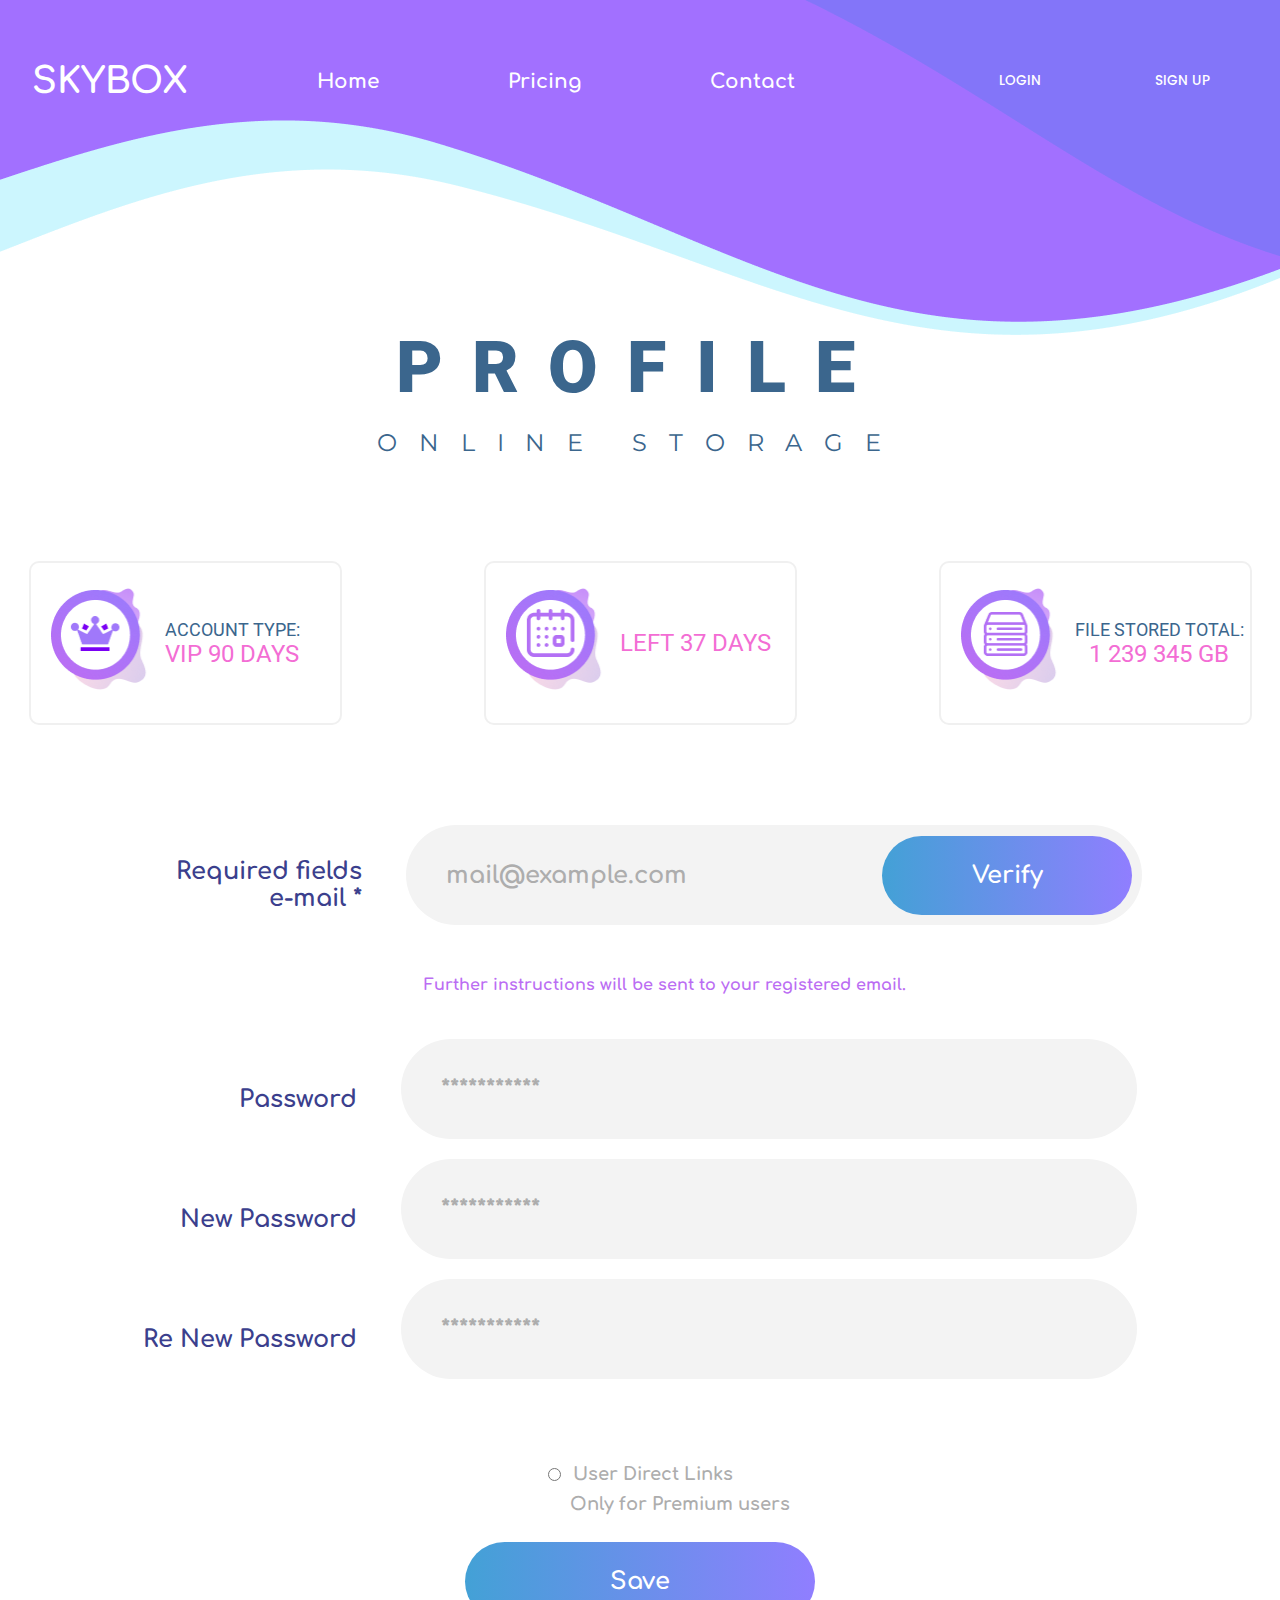
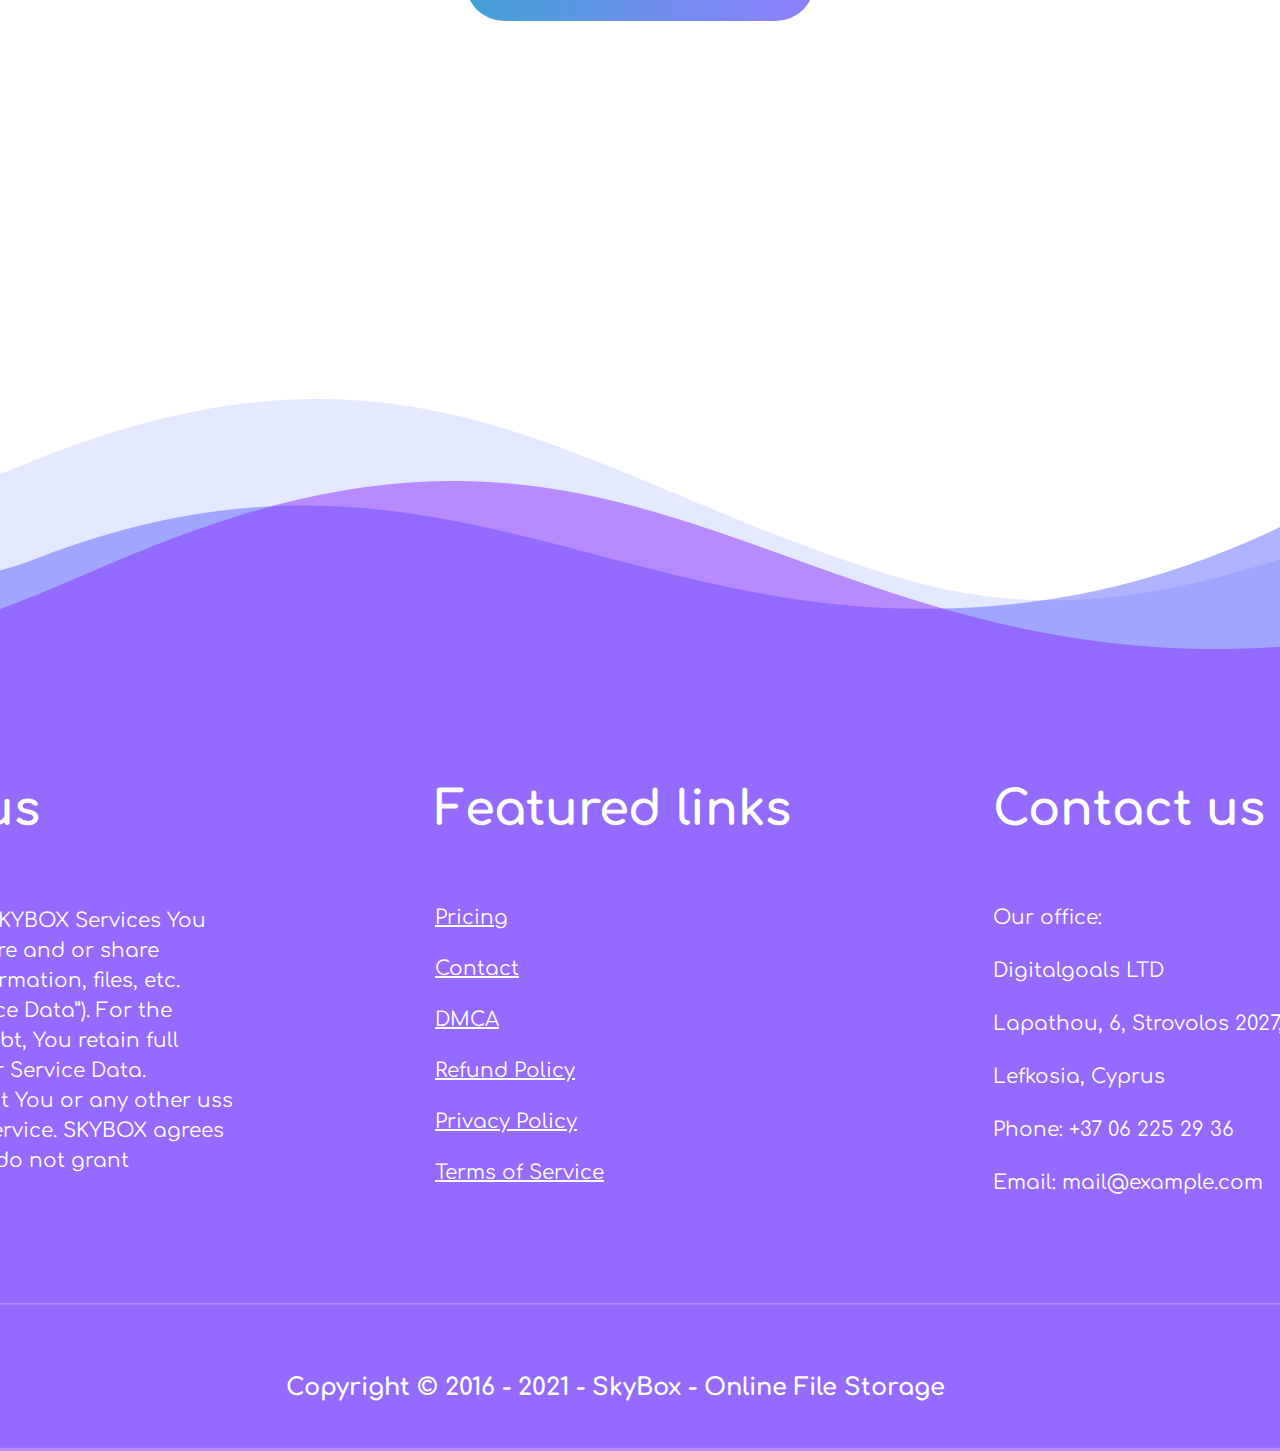
<file: Profile.html>
<!DOCTYPE html>
<html lang="en">
<head>
    <meta charset="UTF-8">
    <meta http-equiv="X-UA-Compatible" content="IE=edge">
    <meta name="viewport" content="width=device-width, initial-scale=1.0">
    <!-- Название сайта -->
    <title>SKY-cloud</title>
    <!-- Подключение файла стилей для редактирования элементов -->
    <link rel="stylesheet" href="assets/css/style.css">
</head>
<!-- Тело сайта, разметка его элементов -->
<body class="ProfileHTML ModalBody">
    <!-- Первая секция сайта, разметка её элементов -->
    <section class="Sec1">
        <!-- Шапка сайта, разметка её элементов -->
        <header>
            <div class="HeaderDiv">
                <a href="index.html"><p class="LogoName">skybox</p></a>
                <a href="index.html">Home</a>
                <a href="Price.html">Pricing</a>
                <a href="Contact.html">Contact</a>
                <div>
                    <a href="Login.html">login</a>
                    <a href="Register.html">sign up</a>
                </div>
            </div>
        </header>
        <!-- Контейнер первой секции сайта, разметка его элементов -->
        <div class="Sec1Div">
            <h2>profile</h2>
            <p class="Mont FirstPSec3">Online storage</p>
            <div class="AllProfileDivs">
                <div class="BorderDivProfile">
                    <img src="assets/images/Profile/Crown.png" alt="error">
                    <div>
                        <p class="BlueText">Account type:</p>
                        <p class="PinkText">VIP 90 days</p>
                    </div>
                </div>
                <div class="BorderDivProfile">
                    <img src="assets/images/Profile/Calendar.png" alt="error">
                    <div>
                        <p class="PinkText">left 37 days</p>
                    </div>
                </div>
                <div class="BorderDivProfile">
                    <img src="assets/images/Profile/Storage.png" alt="error">
                    <div>
                        <p class="BlueText">File stored total:</p>
                        <p class="PinkText">1 239 345 gb</p>
                    </div>
                </div>
            </div>
            <div>
                <p class="BeforeInputTextProfile">Required fields e-mail *</p>
                <input type="email" required placeholder="mail@example.com">
                <a href="#" class="VerifyButton">Verify</a>
            </div>
            <p class="InstructionsText">Further instructions will be sent to your registered email.</p>
            <div>
                <p class="BeforeInputTextProfile">Password</p>
                <input type="password" placeholder="***********" required>
            </div>
            <div>
                <p class="BeforeInputTextProfile">New Password</p>
                <input type="password" placeholder="***********" required>
            </div>
            <div>
                <p class="BeforeInputTextProfile">Re New Password</p>
                <input type="password" placeholder="***********" required>
            </div>
            <div style="margin-top: 65px;">
                <input type="radio">
                <p class="GrayText" style="margin-left: 12px;">User Direct Links</p>
            </div>
            <p class="GrayText" style="margin: 10px 0 28px 80px;">Only for Premium users</p>
            <a href="#" class="SaveProfileButton">Save</a>
        </div>
    </section>
    <!-- Подвал сайта, разметка его элементов -->
    <footer>
        <div class="ThreeFootersH2">
            <div>
                <h2 class="FooterH2">About us</h2>
                <p class="WhenUseSkyBox">When using the SKYBOX Services You may transmit, store and or share certain data, information, files, etc. (altogether “Service Data”). For the avoidance of doubt, You retain full ownership of Your Service Data. SKYBOX doea that You or any other uss while using the Service. SKYBOX agrees that these Terms do not grant</p>
            </div>
            <ul>
                <!-- Первая секция сайта, разметка её элементов -->
                <li class="FooterH2">Featured links</li>
                <li><a href="Price.html">Pricing</a></li>
                <li><a href="Contact.html">Contact</a></li>
                <li><a href="#">DMCA</a></li>
                <li><a href="#">Refund Policy</a></li>
                <li><a href="#">Privacy Policy</a></li>
                <li><a href="#">Terms of Service</a></li>
            </ul>
            <div class="ContactUsFooter">
                <h2 class="FooterH2">Contact us</h2>
                <p>Our office:</p>
                <p>Digitalgoals LTD</p> 
                <p>Lapathou, 6, Strovolos 2027,</p> 
                <p>Lefkosia, Cyprus</p>
                <p>Phone: +37 06 225 29 36</p>
                <p>Email: mail@example.com</p> 
            </div>
        </div>
        <img src="assets/images/index/FooterLine.png" alt="error">
        <p class="Copyright">Copyright © 2016 - 2021 - SkyBox - Online File Storage</p>
    </footer>   
</body>
</html>
</file>
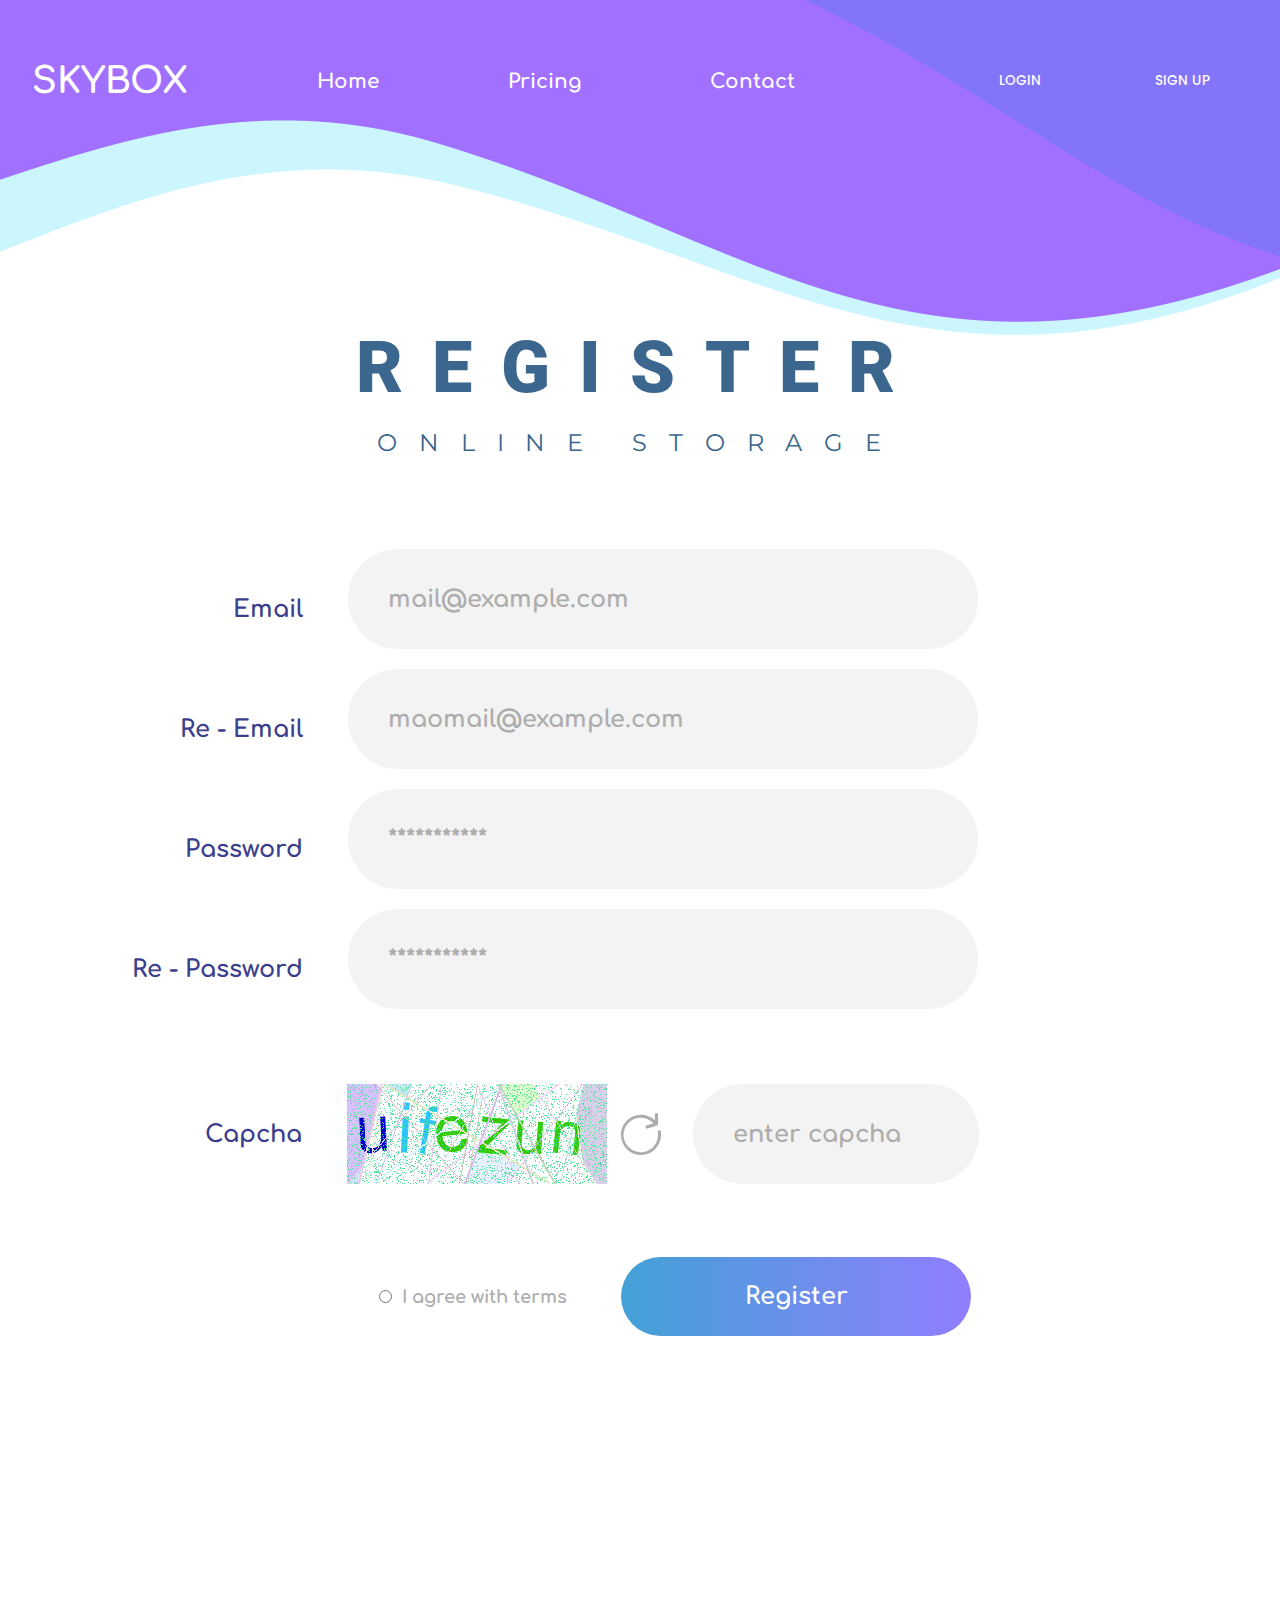
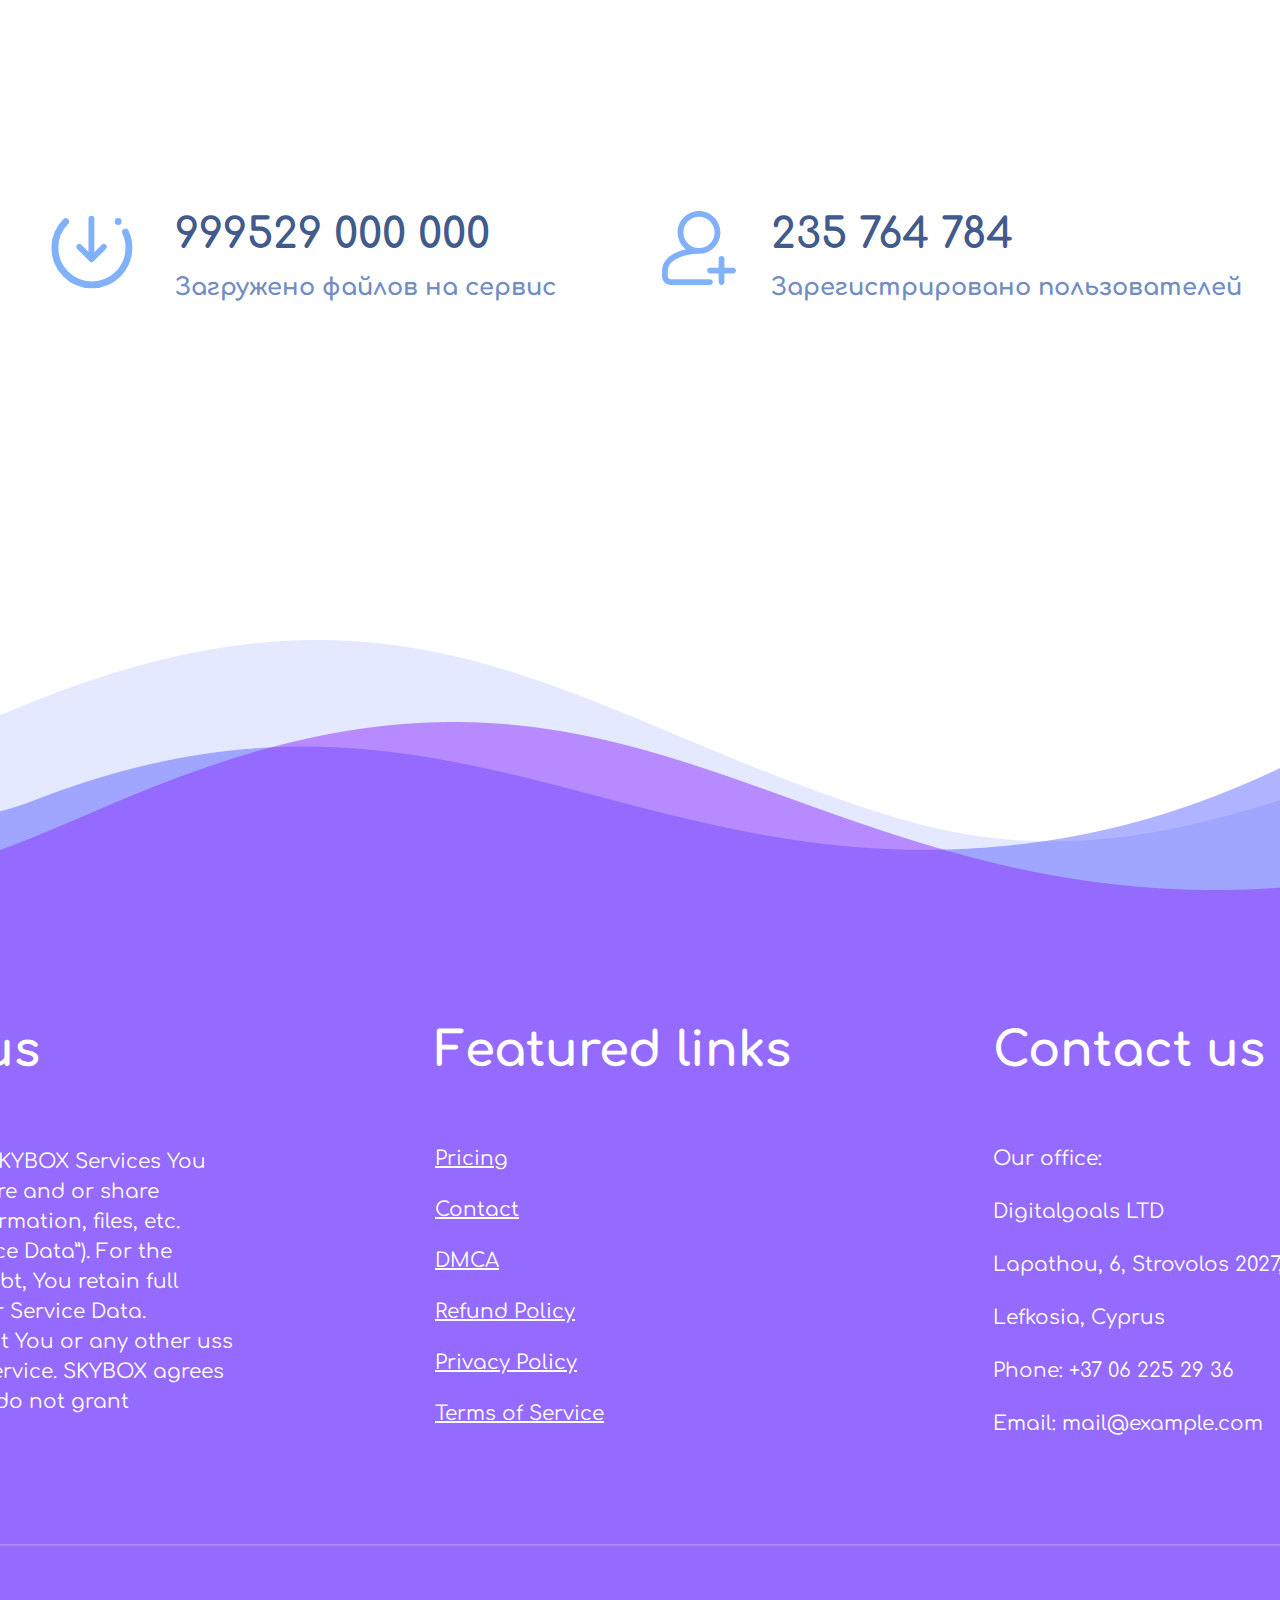
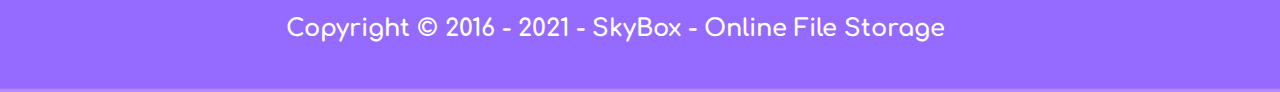
<file: Register.html>
<!DOCTYPE html>
<html lang="en">
<head>
    <meta charset="UTF-8">
    <meta http-equiv="X-UA-Compatible" content="IE=edge">
    <meta name="viewport" content="width=device-width, initial-scale=1.0">
    <!-- Название сайта -->
    <title>SKY-cloud</title>
    <!-- Подключение файла стилей для редактирования элементов -->
    <link rel="stylesheet" href="assets/css/style.css">
</head>
<!-- Тело сайта, разметка его элементов -->
<body class="RegisterHTML ModalBody">
    <!-- Первая секция сайта, разметка её элементов -->
    <section class="Sec1">
        <!-- Шапка сайта, разметка её элементов -->
        <header>
            <div class="HeaderDiv">
                <a href="index.html"><p class="LogoName">skybox</p></a>
                <a href="index.html">Home</a>
                <a href="Price.html">Pricing</a>
                <a href="Contact.html">Contact</a>
                <div>
                    <a href="Login.html">login</a>
                    <a href="Register.html">sign up</a>
                </div>
            </div>
        </header>
        <!-- Контейнер первой секции сайта, разметка его элементов -->
        <div class="Sec1Div">
            <h2>REgister</h2>
            <p class="Mont FirstPSec3">Online storage</p>
            <div class="NoRegisterDiv">
                <p>Email</p>
                <input type="email" required placeholder="mail@example.com">
            </div>
            <div class="NoRegisterDiv">
                <p>Re - Email</p>
                <input type="email" required placeholder="maomail@example.com">
            </div>
            <div class="NoRegisterDiv">
                <p>Password</p>
                <input type="password" required placeholder="***********">
            </div>
            <div class="NoRegisterDiv">
                <p>Re - Password</p>
                <input type="password" required placeholder="***********">
            </div>
            <div style="margin-top: 55px; margin-bottom: 73px;" class="NoRegisterDiv">
                <p>Capcha</p>
                <img src="assets/images/Register/Captcha.svg" alt="error">
                <img src="assets/images/Register/refresh.svg" alt="error" class="RefreshIng">
                <input type="text" placeholder="enter capcha" required>
            </div>
            <div class="RegisterDiv">
                <input type="radio">
                <p>I agree with terms</p>
                <a href="#" class="RegisterButton">Register</a>
            </div>
        </div>
    </section>
    <!-- Вторая секция сайта, разметка её элементов -->
    <section class="Sec4">
        <div class="Sec4Div">
            <div style="display: flex;">
                <div class="Icons">
                    <img src="assets/images/index/IconDownloaded.svg" alt="error" class="IconDownloaded">
                    <div>
                        <h3>999529 000 000</h3>
                        <p>Загружено файлов на сервис</p>
                    </div>
                </div>
                <div class="Icons">
                    <img src="assets/images/index/RegisteredUsers.svg" alt="error" class="Registered">
                    <div>
                        <h3>235 764 784</h3>
                        <p>Зарегистрировано пользователей</p>
                    </div>
                </div>
            </div>
        </div>
    </section>
    <!-- Подвал сайта, разметка его элементов -->
    <footer>
        <div class="ThreeFootersH2">
            <div>
                <h2 class="FooterH2">About us</h2>
                <p class="WhenUseSkyBox">When using the SKYBOX Services You may transmit, store and or share certain data, information, files, etc. (altogether “Service Data”). For the avoidance of doubt, You retain full ownership of Your Service Data. SKYBOX doea that You or any other uss while using the Service. SKYBOX agrees that these Terms do not grant</p>
            </div>
            <ul>
                <!-- Навигация по сайту в подвале -->
                <li class="FooterH2">Featured links</li>
                <li><a href="Price.html">Pricing</a></li>
                <li><a href="Contact.html">Contact</a></li>
                <li><a href="#">DMCA</a></li>
                <li><a href="#">Refund Policy</a></li>
                <li><a href="#">Privacy Policy</a></li>
                <li><a href="#">Terms of Service</a></li>
            </ul>
            <div class="ContactUsFooter">
                <h2 class="FooterH2">Contact us</h2>
                <p>Our office:</p>
                <p>Digitalgoals LTD</p> 
                <p>Lapathou, 6, Strovolos 2027,</p> 
                <p>Lefkosia, Cyprus</p>
                <p>Phone: +37 06 225 29 36</p>
                <p>Email: mail@example.com</p> 
            </div>
        </div>
        <img src="assets/images/index/FooterLine.png" alt="error">
        <p class="Copyright">Copyright © 2016 - 2021 - SkyBox - Online File Storage</p>
    </footer>
</body>
</html>
</file>
<file: assets/css/style.css>
/* --------------------------- Обнуление встроенных отступов --------------------------- */
*{
    margin: 0;
    padding: 0;
    box-sizing: border-box;
}
/* --------------------------- Подключение семьи шрифтов Comfortaa --------------------------- */
@font-face{
    font-family: "Comfortaa";
    src: url(../fonts/Comfortaa-Regular.ttf);
    font-weight: 400;
}
@font-face{
    font-family: "Comfortaa";
    src: url(../fonts/Comfortaa-Bold.ttf);
    font-weight: 700;
}
/* --------------------------- Подключение семьи шрифтов Montserrat --------------------------- */
@font-face{
    font-family: "Montserrat";
    src: url(../fonts/Montserrat-Regular.ttf);
    font-weight: 400;
}
@font-face{
    font-family: "Montserrat";
    src: url(../fonts/Montserrat-Medium.ttf);
    font-weight: 500;
}
@font-face{
    font-family: "Montserrat";
    src: url(../fonts/Montserrat-SemiBold.ttf);
    font-weight: 600;
}
@font-face{
    font-family: "Montserrat";
    src: url(../fonts/Montserrat-Bold.ttf);
    font-weight: 700;
}
/* --------------------------- Подключение семьи шрифтов Roboto --------------------------- */
@font-face{
    font-family: "Roboto";
    src: url(../fonts/Roboto-Black.ttf);
    font-weight: 900;
}
@font-face{
    font-family: "Roboto";
    src: url(../fonts/Roboto-Light.ttf);
    font-weight: 300;
}
@font-face{
    font-family: "Roboto";
    src: url(../fonts/Roboto-Medium.ttf);
    font-weight: 500;
}
@font-face{
    font-family: "Roboto";
    src: url(../fonts/Roboto-Regular.ttf);
    font-weight: 400;
}
/* --------------------------- Подключение семьи шрифтов Poppins --------------------------- */
@font-face{
    font-family: "Poppins";
    src: url(../fonts/Poppins-Medium.ttf);
    font-weight: 500;
}
/* --------------------------- Настройка общего тела сайта --------------------------- */
body{
    width: 100%;
    display: flex;
    flex-direction: column;
    align-items: center;
    overflow-x: hidden;
}
/* --------------------------- Классы для отдельных семей шрифтов --------------------------- */
.Mont{
    font-family: "Montserrat";
}
.Poppins{
    font-family: "Poppins";
}
.Roboto{
    font-family: "Roboto";
}
.Comfort{
    font-family: "Comfortaa";
}
/* --------------------------- Настройка общей шапки сайта, её элементов --------------------------- */
.ModalBody header{
    background-image: url(../images/Register/HeaderBgModalForms.png);
    height: 405px;
    width: 1920px;
}
.ModalBody header .HeaderDiv{
    display: flex;
    padding: 0 352px;
    justify-content: space-between;
    height: 162px;
    align-items: center;
}
.ModalBody header .HeaderDiv a{
    color: white;
}
.ModalBody header div a{
    transition: 0.35s all;
    color: white;
    font-family: "Comfortaa", sans-serif;
    font-weight: 700;
    font-size: 20px;
}
.ModalBody header div div a{
    text-transform: uppercase;
    display: flex;
    width: 132px;
    height: 39px;
    align-items: center;
    justify-content: center;
    margin-left: 30px;
    border-radius: 30px;
    font-family: "Poppins", sans-serif;
    transition: 0.55s all;
    font-size: 13.5px;
    font-weight: 500;
}
.ModalBody header div div{
    display: flex;
}
.ModalBody header div div a:hover{
    background-color: white;
    color: #bb6df3;
}
/* --------------------------- Настройка общего подвала сайта, его элементов --------------------------- */
footer{
    height: 1086px;
    width: 1920px;
    background-image: url(../images/index/FooterBg.png);
    padding: 418px 185px 0 135px;
    font-family: "Comfortaa", sans-serif;
    color: white;
    text-align: center;
}
footer .ThreeFootersH2{
    display: flex;
    justify-content: space-between;
    margin-right: 132px;
    text-align: left;
}
footer .FooterH2{
    font-weight: 700;
    font-size: 48px;
    margin-bottom: 70px;
}
footer .WhenUseSkyBox{
    width: 418px;
    line-height: 150%;
    font-weight: 400;
    font-size: 20px;
}
footer ul{
    display: flex;
    flex-direction: column;
}
footer ul li{
    list-style-type: none;
    margin-bottom: 28px;
}
footer ul a{
    text-decoration: underline;
    color: white;
    font-weight: 400;
    font-size: 20px;
    display: flex;
    transition: 0.5s all;
}
footer ul a:hover{
    transform: scale(1.08);
    color: #43A1D6;
}
footer .ContactUsFooter p{
    font-weight: 400;
    font-size: 20px;
    margin-bottom: 30px;
}
footer img{
    margin-top: 79px;
    margin-bottom: 65px;
}
footer .Copyright{
    font-size: 24px;
    font-weight: 700;
}
/* ---------------------------------------------------------------------- Index.html ---------------------------------------------------------------------- */

/* --------------------------- Настройка первой секции страницы index.html, ее элементов --------------------------- */
.IndexHTML header{
    width: 1920px;
    height: 162px;
    display: flex;
    padding: 0 352px;
    justify-content: space-between;
}
.IndexHTML header a{
    transition: 0.35s all;
    color: white;
    font-family: "Comfortaa", sans-serif;
    font-weight: 700;
    font-size: 20px;
}
.IndexHTML header div a{
    text-transform: uppercase;
    display: flex;
    width: 132px;
    height: 39px;
    align-items: center;
    justify-content: center;
    margin-left: 30px;
    border-radius: 30px;
    font-family: "Poppins", sans-serif;
    transition: 0.55s all;
    font-size: 13.5px;
    font-weight: 500;
}
.IndexHTML header div{
    display: flex;
}
.IndexHTML header div a:hover{
    background-color: white;
    color: #bb6df3;
}
.IndexHTML header{
    align-items: center;
}
.IndexHTML .Sec1{
    background: url(../images/index/Sec1Bg.png) no-repeat center center / cover;
}
.IndexHTML .Sec1Div{
    height: 890px;
    width: 1920px;
}
.LogoName{
    text-transform: uppercase;
    font-family: "Comfortaa", sans-serif;
    font-size: 36px;
    font-weight: 700;
    color: white;
    display: flex;
}
a{
    text-decoration: none;
}
a:hover{
    transform: scale(1.08);
}
.IndexHTML .Sec1Div{
    padding: 128px 0 0 352px;
}
.IndexHTML .Sec1Div .Button{
    width: 308px;
    height: 79px;
    background: url(../images/index/ButtonSec1.png) no-repeat center center / cover;
    display: flex;
    align-items: center;
    color: white;
    justify-content: center;
    font-weight: 700;
    line-height: 26.76px;
    font-size: 24px;
    font-family: "Comfortaa", sans-serif;
}
.IndexHTML .Sec1Div h2{
    font-size: 72px;
    font-weight: 900;
    color: #3b668d;
    text-transform: uppercase;
    width: 507px;
    line-height: 97%;
    margin-bottom: 9px;
}
.IndexHTML .Sec1Div .MoreInfo:hover{
    transform: scale(1.1);
}
.IndexHTML .Sec1Div a{
    transition: 0.5s all;
}
/* --------------------------- Настройка второй секции сайта, ее элементов --------------------------- */
.IndexHTML .Sec2Div{
    display: flex;
    height: 1167px;
    width: 1920px;
    padding-top: 60px;
}
.IndexHTML .Sec2Div div img{
    margin-right: 25px;
    width: 93px;
    height: 90px;
}
.IndexHTML .Sec2Div div div{
    margin-bottom: 40px;
}
.IndexHTML .Sec2Div div div h4{
    margin-top: 7px;
    width: 441px;
}
.IndexHTML .Sec2Div div div p{
    color: #2b4964;
    line-height: 150%;
    font-size: 18px;
}
/* --------------------------- Настройка третьей секции сайта, ее элементов --------------------------- */
.IndexHTML .Sec3Div{
    text-align: center;
    height: 1279px;
    width: 1920px;
}
.IndexHTML .Sec3Div h2{
    margin-bottom: 23px;
}
.IndexHTML .Sec3Div .FirstPSec3{
    color: #79788f;
    font-size: 30px;
    font-weight: 400;
    margin-bottom: 20px;
}
.IndexHTML .Sec3Div div div .MemberShipFirstCard{
    transition: 0.3s all;
    border-radius: 20px;
    background-color: white;
    width: 450px;
    height: 808px;
    display: flex;
    flex-direction: column;
    justify-content: left;
}
.IndexHTML .RowSec3Div{
    display: flex;
    margin-top: 76px;
}
.IndexHTML .Sec3Div div div div:hover{
    filter: drop-shadow(0px 13px 27px rgba(0, 0, 0, 0.1));
    cursor: pointer;
    height: 1002px;
    width: 620px;
}

.IndexHTML .Sec3Div div div ul li{
    font-family: "Comfortaa", sans-serif;
    font-size: 24px;
    font-weight: 400;
    color: #567796;
    list-style-type: none;
    text-align: left;
    display: flex;
    flex-direction: row;
    justify-content: space-between;
    margin-bottom: 47px;
}
.IndexHTML .Sec3Div div div ul li::after{
    content: url(../images/index/check.svg);
    width: 20px;
    height: 17px;
}
.IndexHTML .Sec3Div div div ul{
    align-self: center;
    width: 308px;
}
.IndexHTML .Sec3Div div div .Sec3Button{
    width: 0.5px;
    height: 0.5px;
    color: transparent;
    background-color: transparent;
    transition: 0.4s all;
}
.IndexHTML .Sec3Div div div .MoneyBack{
    font-size: 0.5px;
    color: transparent;
    transition: 0.4s all;
}
.IndexHTML .Sec3Div div div div:hover .Sec3Button{
    width: 308px;
    height: 79px;
    color: white;
    background: linear-gradient(90deg, #43A1D6 0%, #907EFF 100%);
    border-radius: 62px;
    font-family: "Comfortaa", sans-serif;
    font-size: 24px;
    font-weight: 700;
    align-self: center;
    display: flex;
    align-items: center;
    justify-content: center;
}
.IndexHTML .Sec3Div div div div:hover .MemberShipTopFirst{
    width: 450px;
}

.IndexHTML .Sec3Div div div div .MemberShipTopFirst{
    width: 291px;
    transition: 0.4s all;
    height: 140px;
}
.IndexHTML .Sec3Div div div div .MemberShipTopSecond{
    width: 457px;
    transition: 0.4s all;
    height: 247px;
}
.IndexHTML .Sec3Div div div div:hover .MoneyBack{
    font-size: 18px;
    font-weight: 400;
    color: #567796;
    font-family: "Comfortaa", sans-serif;
    margin-top: 47px;
}
.IndexHTML .Sec3Div .MemberShipThirdCard{
    transition: 0.3s all;
    border-radius: 20px;
    background-color: white;
    width: 450px;
    height: 808px;
    display: flex;
    flex-direction: column;
    justify-content: right;
}
.IndexHTML .Sec3Div div div div:hover .MemberShipTopThird{
    height: 351px;
}
.MemberShipTopThird{
    height: 351px;
}
/* --------------------------- Настройка четвертой секции сайта, ее элементов --------------------------- */
.Sec4Div{
    width: 1920px;
    height: 261px;
    background: url(../images/index/Sec4Bg.png);
    margin-top: 200px;
    display: flex;
    justify-content: center;
    margin-bottom: 150px;
}
.Sec4Div .Icons{
    display: flex;
}
.Sec4Div .Icons .IconDownloaded{
    width: 106px;
    height: 106px;
    margin-right: 30px;
}
.Sec4Div .Icons .Registered{
    width: 74px;
    height: 74px;
    margin: 16px 35px 0 106px;
}
.Sec4Div .Icons p{
    font-family: "Comfortaa", sans-serif;
    font-size: 24px;
    font-weight: 700;
    margin-top: 16px;
    color: #718dc2;
}
.Sec4Div .Icons h3{
    font-family: "Comfortaa", sans-serif;
    font-size: 42px;
    font-weight: 700;
    margin-top: 16px;
    color: #425B8C;
}
.Sec4Div .Icons img{
    animation: scaling;
    animation-duration: 1.5s; 
    animation-iteration-count: infinite;
}
@keyframes scaling {
    0%{
        transform: scale(1);
    }
    50%{
        transform: scale(1.3);
    }
    100%{
        transform: scale(1);
    }
}
/* ---------------------------------------------------------------------- Contact.html ---------------------------------------------------------------------- */

/* --------------------------- Настройка первой секции сайта, ее элементов --------------------------- */
.ContactHTML{
    text-align: center;
}
.ContactHTML .Sec1Div{
    margin-top: -85px;
    height: 1044px;
    width: 1920px;
}
.ContactHTML .Sec1Div h2{
    font-size: 72px;
    color: #3b668d;
    letter-spacing: 0.405em;
    font-weight: 900;
    font-family: "Roboto", sans-serif;
    text-transform: uppercase;
}
.ContactHTML .Sec1Div p{
    letter-spacing: 0.905em;
    text-transform: uppercase;
    font-weight: 400;
    font-size: 24px;
    line-height: 150%;
    font-family: "Montserrat", sans-serif;
    margin-top: 15px;
    margin-bottom: 85px;
    color: #3b668d;
}
/* --------------------------- Настройка второй секции сайта, ее элементов --------------------------- */
.ContactHTML .Sec2Div{
    width: 1920px;
    height: 1000px;
    background: url(../images/contact/Sec2BgContact.png) no-repeat center center / cover;
    display: flex;
    flex-direction: column;
    justify-content: center;
    padding-top: 145px;
    font-family: "Comfortaa", sans-serif;
}
.ContactHTML .DropUsAline{
    font-size: 72px;
    color: #3b668d;
    font-weight: 700;
    line-height: 80px;
    margin-bottom: 29px;
}
.ContactHTML .Sec2Lorem{
    font-size: 30px;
    color: #79788f;
    font-weight: 400;
    margin-bottom: 79px;
}
.ContactHTML .EmailContactHtml{
    width: 630px;
    height: 100px;
    background-color: #f3f3f3;
    border-radius: 61px;
    color: #adadad;
    font-size: 24px;
    font-weight: 700;
    padding-left: 57px;
    outline: none;
    border: 0px;
    margin-bottom: 20px;
}
.ContactHTML .NameContactHtml{
    width: 630px;
    height: 100px;
    background-color: #f3f3f3;
    border-radius: 61px;
    color: #adadad;
    font-size: 24px;
    font-weight: 700;
    padding-left: 57px;
    outline: none;
    border: 0px;
    margin-bottom: 20px;
}
.ContactHTML .NameContactHtml::-webkit-input-placeholder{
    color: #adadad;
    font-size: 24px;
    font-weight: 700;
}
.ContactHTML .EmailContactHtml::-webkit-input-placeholder{
    color: #adadad;
    font-size: 24px;
    font-weight: 700;
}
.ContactHTML .BeforeInputP{
    color: #3b3f8d;
    font-size: 24px;
    font-weight: 700;
    margin-right: 45px;
}
.ContactHTML .Sec2Div div{
    display: flex;
    align-items: center;
    align-self: center;
}
.ContactHTML .Sec2Div textarea{
    width: 749px;
    height: 273px;
    align-self: center;
    padding: 30px;
    outline: none;
    border-radius: 50px;
    background-color: #f3f3f3;
    color: #adadad;
    font-size: 24px;
    font-weight: 700;
    resize: none;
    border: 0px;
    margin-bottom: 20px;
}
.ContactHTML .Sec2Div textarea::-webkit-input-placeholder{
    color: #adadad;
}
.ContactHTML .Sec2Div div a{
    background: linear-gradient(90deg, #43A1D6 0%, #907EFF 100%);
    border-radius: 62px;
    width: 250px;
    height: 79px;
    display: flex;
    align-items: center;
    justify-content: center;
    color: white;
    font-size: 24px;
    font-weight: 700;
    transition: 0.5s all;
    margin-left: 155px;
}
.ContactHTML .Sec2Div div .WeDont{
    font-size: 18px;
    font-weight: 700;
    color: #adadad;
}
/* ---------------------------------------------------------------------- FAQ.html ---------------------------------------------------------------------- */

/* --------------------------- Настройка первой секции сайта, ее элементов --------------------------- */
.FAQHTML .Sec1Div{
    height: 1545px;
    width: 1920px;
    background: url(../images/FAQ/BackGroundN.png) no-repeat;
    margin-top: -160px;
    display: flex;
    flex-direction: column;
    align-items: center;
    text-align: center;
}
.FAQHTML .Sec1Div .DivWithMinus{
    text-align: left;
    display: flex;
    width: 1200px;
    height: 87px;
    align-items: center;
    padding: 0 40px 0 54px;
    justify-content: space-between;
    margin-bottom: 13px;
}
.FAQHTML .Sec1Div .DivWithMinus h5{
    font-weight: 700;
    font-size: 30px;
    font-family: "Comfortaa", sans-serif;
    color: #46637e; 
}
.FAQHTML .Sec1Div .B2E3{
    background: linear-gradient(90deg, #B2E3FF 0%, #DFBFFF 100%);
}
.FAQHTML .Sec1Div .B2E4{
    background: linear-gradient(90deg, #B2E4FF 0%, #DFBFFF 100%);
    border-bottom-left-radius: 15px;
    border-bottom-right-radius: 15px;
}
.FAQHTML .Sec1Div .FirstPSec3{
    color: #3b668d;
    font-size: 24px;
    font-weight: 400;
    line-height: 150%;
    text-transform: uppercase;
    letter-spacing: 0.905em;
    margin: 15px 0 124px 0;
}
.FAQHTML .Sec1Div h2{
    text-transform: uppercase;
    color: #3B668D; 
    font-size: 72px; 
    font-weight: 900; 
    letter-spacing: 0.405em; 
    font-family: "Roboto", sans-serif;
    margin-top: 80px;
}
.FAQHTML .PlusMinusDiv{
    background: url(../images/FAQ/Plus.png) no-repeat center center / cover;
    width: 31px;
    height: 31px;
}
.FAQHTML .AllTheQuestion{
    display: flex;
    flex-direction: column;
}
.FAQHTML .AllTheQuestion:hover .Answer{
    width: 1103px;
    margin: 40px auto;
    text-align: left;
    font-size: 20px;
    font-family: "Comfortaa", sans-serif;
    font-weight: 400;
    color: #878787;
    transition: 0.5s all;
}
.FAQHTML .AllTheQuestion:hover .DivWithMinus{
    background: linear-gradient(90deg, #B1E3FF 0%, #DFBEFF 100%);
    cursor: pointer;
    border-top-left-radius: 15px;
    border-top-right-radius: 15px;
    border-bottom-left-radius: 0;
    border-bottom-right-radius: 0;
    transition: 0.5s all;
}
.FAQHTML .AllTheQuestion:hover .PlusMinusDiv{
    background: url(../images/FAQ/Minus.png) no-repeat center center / cover;
    width: 31px;
    height: 2px;
}
.FAQHTML .Answer{
    text-align: left;
    font-size: 0.5px;
    margin: 0 auto;
    width: 1103px;
    font-family: "Comfortaa", sans-serif;
    color: transparent;
    transition: 0.5s all;
}
/* ---------------------------------------------------------------------- Login.html ---------------------------------------------------------------------- */

/* --------------------------- Настройка первой секции сайта, ее элементов --------------------------- */
.LoginHTML .Sec1Div{
    height: 1310px;
    width: 1920px;
    background: url(../images/Login/BackGroundN.png) no-repeat;
    margin-top: -160px;
    display: flex;
    flex-direction: column;
    align-items: center;
    text-align: center;
}
.LoginHTML .Sec1Div h2{
    text-transform: uppercase;
    color: #3B668D; 
    font-size: 72px; 
    font-weight: 900; 
    letter-spacing: 0.405em; 
    font-family: "Roboto", sans-serif;
    margin-top: 80px;
}
.LoginHTML .Sec1Div .FirstPSec3{
    color: #3b668d;
    font-size: 24px;
    font-weight: 400;
    line-height: 150%;
    text-transform: uppercase;
    letter-spacing: 0.905em;
    margin: 15px 0 88px 0;
}
.LoginHTML .Sec1Div input{
    width: 630px;
    height: 100px;
    border: 0px;
    border-radius: 61px;
    background-color: #f3f3f3;
    outline: none;
    color: #adadad;
    font-size: 24px;
    font-weight: 700;
    font-family: "Comfortaa", sans-serif;
    margin-bottom: 37px;
    padding-left: 40px;
}
.LoginHTML .Sec1Div input::-webkit-input-placeholder{
    color: #adadad;
    font-size: 24px;
    font-weight: 700;
    font-family: "Comfortaa", sans-serif;
}
.LoginHTML .Sec1Div div p{
    width: 118px;
    margin-right: 45px;
    color: #3b3f8d;
    font-size: 24px;
    font-weight: 700;
    text-align: right;
    margin-left: -118px;
}
.LoginHTML .Sec1Div div{
    display: flex;
    align-items: center;
    font-family: "Comfortaa", sans-serif;
}
.LoginHTML .Sec1Div .LoginButton{
    background: linear-gradient(90deg, #43A1D6 0%, #907EFF 100%);
    border-radius: 62px;
    color: white;
    font-size: 24px;
    font-weight: 700;
    font-family: "Comfortaa", sans-serif;
    display: flex;
    justify-content: center;
    align-items: center;
    width: 350px;
    height: 79px;
    margin-top: 21px;
    transition: 0.5s all;
    margin-bottom: 35px;
}
.LoginHTML .ForgetPassword{
    font-weight: 700;
    font-size: 18px;
    display: flex;
    color: #adadad;
    font-family: "Comfortaa", sans-serif;
    transition: 0.5s all;
}
/* ---------------------------------------------------------------------- Price.html ---------------------------------------------------------------------- */

/* --------------------------- Настройка первой секции сайта, ее элементов --------------------------- */
.PriceHTML .Sec2Div{
    text-align: center;
    height: 1279px;
    width: 1920px;
}
.PriceHTML .Sec2Div h2{
    margin-bottom: 23px;
}
.PriceHTML .Sec2Div .FirstPSec3{
    color: #3b668d;
    font-size: 24px;
    font-weight: 400;
    line-height: 150%;
    text-transform: uppercase;
    letter-spacing: 0.905em;
}
.PriceHTML .Sec2Div div div .MemberShipFirstCard{
    transition: 0.3s all;
    border-radius: 20px;
    background-color: white;
    width: 450px;
    height: 808px;
    display: flex;
    flex-direction: column;
    justify-content: left;
}
.PriceHTML .RowSec3Div{
    display: flex;
    margin-top: 156px;
}
.PriceHTML .Sec2Div div div div:hover{
    filter: drop-shadow(0px 13px 27px rgba(0, 0, 0, 0.1));
    cursor: pointer;
    height: 1002px;
    width: 620px;
}
.PriceHTML .Sec2Div div div ul li{
    font-family: "Comfortaa", sans-serif;
    font-size: 24px;
    font-weight: 400;
    color: #567796;
    list-style-type: none;
    text-align: left;
    display: flex;
    flex-direction: row;
    justify-content: space-between;
    margin-bottom: 47px;
}
.PriceHTML .Sec2Div div div ul li::after{
    content: url(../images/index/check.svg);
    width: 20px;
    height: 17px;
}
.PriceHTML .Sec2Div div div ul{
    align-self: center;
    width: 308px;
}
.PriceHTML .Sec2Div div div .Sec3Button{
    width: 0.5px;
    height: 0.5px;
    color: transparent;
    background-color: transparent;
    transition: 0.4s all;
}
.PriceHTML .Sec2Div div div .MoneyBack{
    font-size: 0.5px;
    color: transparent;
    transition: 0.4s all;
}
.PriceHTML .Sec2Div div div div:hover .Sec3Button{
    width: 308px;
    height: 79px;
    color: white;
    background: linear-gradient(90deg, #43A1D6 0%, #907EFF 100%);
    border-radius: 62px;
    font-family: "Comfortaa", sans-serif;
    font-size: 24px;
    font-weight: 700;
    align-self: center;
    display: flex;
    align-items: center;
    justify-content: center;
}
.PriceHTML .Sec2Div div div div:hover .MemberShipTopFirst{
    width: 450px;
}
.PriceHTML .Sec2Div div div div .MemberShipTopFirst{
    width: 291px;
    transition: 0.4s all;
    height: 140px;
}
.PriceHTML .Sec2Div div div div .MemberShipTopSecond{
    width: 457px;
    transition: 0.4s all;
    height: 247px;
}
.PriceHTML .Sec2Div div div div:hover .MoneyBack{
    font-size: 18px;
    font-weight: 400;
    color: #567796;
    font-family: "Comfortaa", sans-serif;
    margin-top: 47px;
}
.PriceHTML .Sec2Div .MemberShipThirdCard{
    transition: 0.3s all;
    border-radius: 20px;
    background-color: white;
    width: 450px;
    height: 808px;
    display: flex;
    flex-direction: column;
    justify-content: right;
}
.PriceHTML .Sec2Div div div div:hover .MemberShipTopThird{
    height: 351px;
}
.PriceHTML .MemberShipTopThird{
    height: 351px;
}
/* ---------------------------------------------------------------------- Profile.html ---------------------------------------------------------------------- */

/* --------------------------- Настройка первой секции сайта, ее элементов --------------------------- */
.ProfileHTML .Sec1Div{
    width: 1920px;
    height: 1720px;
    background: url(../images/Profile/BackGroundN.png) no-repeat;
    margin-top: -160px;
    display: flex;
    flex-direction: column;
    align-items: center;
    text-align: center;
}
.ProfileHTML .Sec1Div div .BorderDivProfile{
    display: flex;
    width: 313px;
    height: 164px;
    background: #FFFFFF;
    border: 2px solid #F0F0F0;
    border-radius: 10px;
    align-items: center;
    margin: 0 71px; 
}
.ProfileHTML .Sec1Div div{
    display: flex;
    align-items: center;
}
.ProfileHTML .Sec1Div .AllProfileDivs{
    display: flex;
    flex-wrap: wrap;
    margin: 100px -71px;
}
.ProfileHTML .PinkText{
    font-weight: 400;
    font-size: 24px;
    color: #f36dd4;
    text-transform: uppercase;
    font-family: "Roboto", sans-serif;
}
.ProfileHTML .BlueText{
    font-weight: 400;
    font-size: 18px;
    color: #3b668d;
    text-transform: uppercase;
    font-family: "Roboto", sans-serif;
}
.ProfileHTML .Sec1Div div img{
    width: 114px;
    height: 124px;
    margin-left: 20px;
}
.ProfileHTML .Sec1Div div div div{
    display: flex;
    flex-direction: column;
}
.ProfileHTML .Sec1Div h2{
    text-transform: uppercase;
    color: #3B668D; 
    font-size: 72px; 
    font-weight: 900; 
    letter-spacing: 0.405em; 
    font-family: "Roboto", sans-serif;
    margin-top: 80px;
}
.ProfileHTML .Sec1Div .FirstPSec3{
    color: #3b668d;
    font-size: 24px;
    font-weight: 400;
    line-height: 150%;
    text-transform: uppercase;
    letter-spacing: 0.905em;
    margin-top: 15px;
}
.ProfileHTML .Sec1Div input[type="email"]{
    width: 736px;
    height: 100px;
    margin-bottom: 20px;
    border: 0px;
    outline: none;
    background-color: #f3f3f3;
    color: #adadad;
    font-size: 24px;
    font-weight: 700; 
    border-radius: 61px;
    padding-left: 40px;
    padding-right: 260px;
    font-family: "Comfortaa", sans-serif;
}
.ProfileHTML .Sec1Div input[type="password"]{
    width: 736px;
    height: 100px;
    margin-bottom: 20px;
    border: 0px;
    outline: none;
    background-color: #f3f3f3;
    color: #adadad;
    font-size: 24px;
    font-weight: 700; 
    border-radius: 61px;
    padding-left: 40px;
    font-family: "Comfortaa", sans-serif;
}
.ProfileHTML .Sec1Div input[type="password"]::-webkit-input-placeholder{
    color: #adadad;
    font-size: 24px;
    font-weight: 700; 
    font-family: "Comfortaa", sans-serif;
}
.ProfileHTML .Sec1Div input[type="email"]::-webkit-input-placeholder{
    color: #adadad;
    font-size: 24px;
    font-weight: 700; 
    font-family: "Comfortaa", sans-serif;
}
.ProfileHTML .VerifyButton{
    background: linear-gradient(90deg, #43A1D6 0%, #907EFF 100%);
    border-radius: 62px;
    margin-left: -260px;
    color: white;
    font-size: 24px;
    font-weight: 700;
    font-family: "Comfortaa", sans-serif;
    display: flex;
    justify-content: center;
    align-items: center;
    width: 250px;
    height: 79px;
    margin-top: -20px;
    transition: 0.5s all;
}
.ProfileHTML .BeforeInputTextProfile{
    width: 214px;
    text-align: right;
    color: #3b3f8d;
    font-size: 24px;
    font-weight: 700;
    font-family: "Comfortaa", sans-serif;
    margin-right: 44px;
}
.ProfileHTML .InstructionsText{
    color: #bb6df3;
    font-size: 16px;
    font-weight: 700;
    font-family: "Comfortaa", sans-serif;
    margin: 31px 0 45px 50px;
}
.ProfileHTML .SaveProfileButton{
    background: linear-gradient(90deg, #43A1D6 0%, #907EFF 100%);
    border-radius: 62px;
    color: white;
    font-size: 24px;
    font-weight: 700;
    font-family: "Comfortaa", sans-serif;
    display: flex;
    justify-content: center;
    align-items: center;
    width: 350px;
    height: 79px;
    transition: 0.5s all;
}
.ProfileHTML .GrayText{
    font-weight: 700;
    color: #adadad;
    font-size: 18px;
    font-family: "Comfortaa", sans-serif;
}
/* ---------------------------------------------------------------------- Register.html ---------------------------------------------------------------------- */
.RegisterHTML .Sec1Div{
    width: 1920px;
    height: 1350px;
    background: url(../images/Register/BackGroundN.png) no-repeat;
    display: flex;
    align-items: center;
    flex-direction: column;
    margin-top: -160px;
}
.RegisterHTML .Sec1Div .NoRegisterDiv{
    display: flex;
    align-items: center;
    margin-left: -175px;
}
.RegisterHTML .Sec1Div h2{
    text-transform: uppercase;
    color: #3B668D; 
    font-size: 72px; 
    font-weight: 900; 
    letter-spacing: 0.405em; 
    font-family: "Roboto", sans-serif;
    margin-top: 80px;
}
.RegisterHTML .Sec1Div .FirstPSec3{
    color: #3b668d;
    font-size: 24px;
    font-weight: 400;
    line-height: 150%;
    text-transform: uppercase;
    letter-spacing: 0.905em;
    margin-top: 15px;
    margin-bottom: 88px;
}
.RegisterHTML .Sec1Div input[type="email"]{
    width: 630px;
    height: 100px;
    margin-bottom: 20px;
    border: 0px;
    outline: none;
    background-color: #f3f3f3;
    color: #adadad;
    font-size: 24px;
    font-weight: 700; 
    border-radius: 61px;
    padding-left: 40px;
    padding-right: 260px;
    font-family: "Comfortaa", sans-serif;
}
.RegisterHTML .Sec1Div input[type="password"]{
    width: 630px;
    height: 100px;
    margin-bottom: 20px;
    border: 0px;
    outline: none;
    background-color: #f3f3f3;
    color: #adadad;
    font-size: 24px;
    font-weight: 700; 
    border-radius: 61px;
    padding-left: 40px;
    font-family: "Comfortaa", sans-serif;
}
.RegisterHTML .Sec1Div input[type="password"]::-webkit-input-placeholder{
    color: #adadad;
    font-size: 24px;
    font-weight: 700; 
    font-family: "Comfortaa", sans-serif;
}
.RegisterHTML .Sec1Div input[type="email"]::-webkit-input-placeholder{
    color: #adadad;
    font-size: 24px;
    font-weight: 700; 
    font-family: "Comfortaa", sans-serif;
}
.RegisterHTML .Sec1Div .NoRegisterDiv p{
    width: 175px;
    color: #3b3f8d;
    font-family: "Comfortaa", sans-serif;
    text-align: right;
    font-weight: 700;
    font-size: 24px;
    margin-right: 45px;
}
.RegisterHTML .Sec1Div .RefreshIng{
    width: 42px;
    height: 42px;
    margin-left: 13px;
    display: flex;
    animation: rotating 2s infinite;
}
@keyframes rotating {
    0%{
        transform: rotate(0deg);
    }
    100%{
        transform: rotate(360deg);
    }
}
.RegisterHTML .Sec1Div .RefreshIng:hover{
    cursor: pointer;
}
.RegisterHTML .Sec1Div input[type="text"]{
    width: 286px;
    height: 100px;
    margin-left: 31px;
    border: 0px;
    outline: none;
    background-color: #f3f3f3;
    color: #adadad;
    font-size: 24px;
    font-weight: 700; 
    border-radius: 61px;
    padding-left: 40px;
    font-family: "Comfortaa", sans-serif;
}
.RegisterHTML .Sec1Div input[type="text"]::-webkit-input-placeholder{
    color: #adadad;
    font-size: 24px;
    font-weight: 700; 
    font-family: "Comfortaa", sans-serif;
}
.RegisterHTML .RegisterButton{
    width: 350px;
    height: 79px;
    background: linear-gradient(90deg, #43A1D6 0%, #907EFF 100%);
    border-radius: 62px;
    color: white;
    font-family: "Comfortaa", sans-serif;
    font-weight: 700;
    font-size: 24px;
    display: flex;
    justify-content: center;
    align-items: center;
    transition: 0.5s all;
}
.RegisterHTML .RegisterDiv p{
    margin-left: 10px;
    margin-right: 54px;
    color: #adadad;
    font-size: 18px;
    font-weight: 700;
    font-family: "Comfortaa", sans-serif;
}
.RegisterHTML .RegisterDiv{
    display: flex;
    align-items: center;
    margin-left: 70px;
}
</file>
